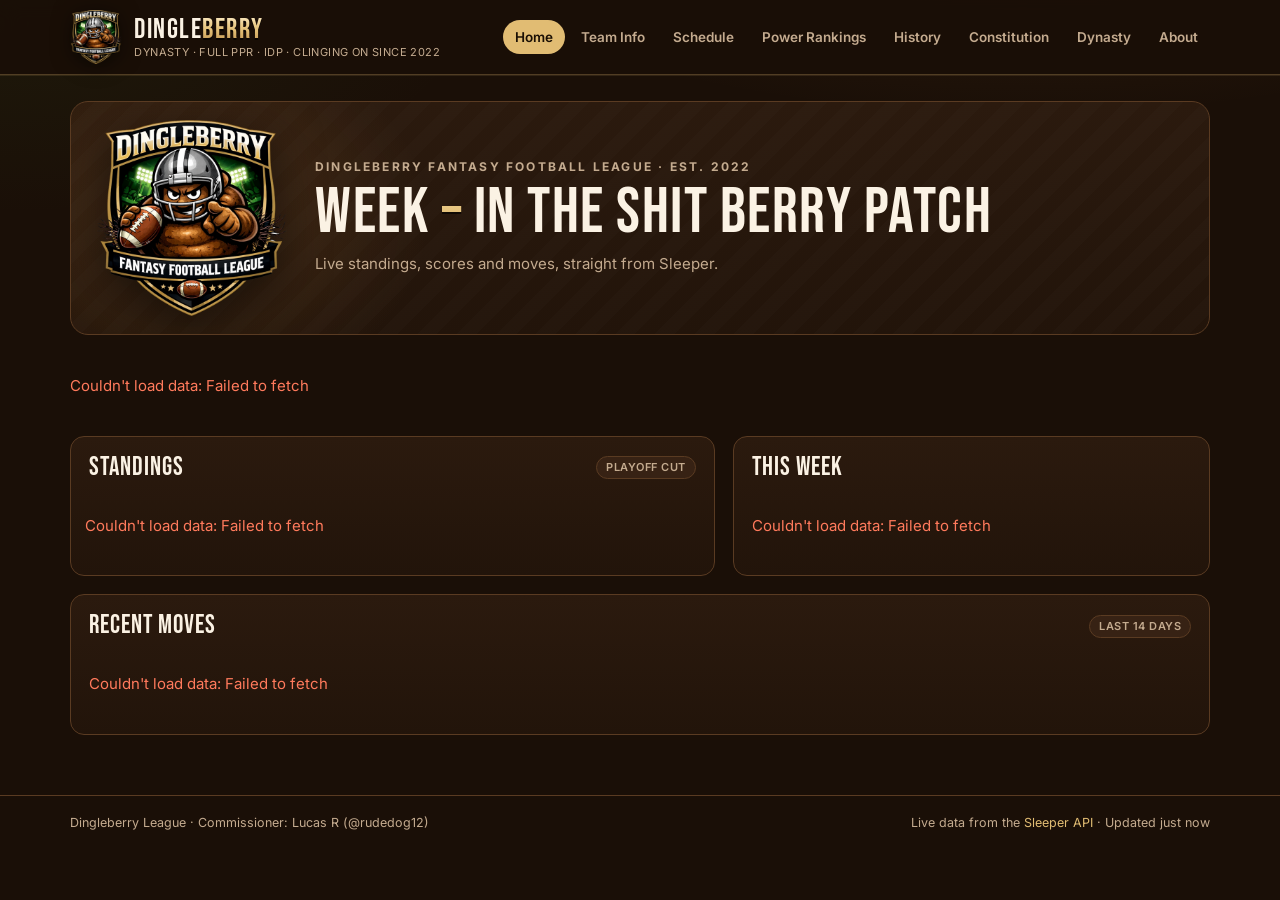
<file: index.html>
<!doctype html>
<html lang="en" data-theme="mud">
<head>
<meta charset="utf-8">
<meta name="viewport" content="width=device-width, initial-scale=1">
<title>Home · Dingleberry League</title>
<meta name="description" content="The Dingleberry League: a 10-team dynasty fantasy football league on Sleeper.">
<link rel="preconnect" href="https://fonts.googleapis.com">
<link rel="preconnect" href="https://fonts.gstatic.com" crossorigin>
<link href="https://fonts.googleapis.com/css2?family=Bebas+Neue&family=Inter:wght@400;600;700;800&display=swap" rel="stylesheet">
<link rel="stylesheet" href="css/style.css">
<link rel="icon" type="image/png" sizes="32x32" href="assets/favicon-32.png">
<link rel="icon" type="image/png" sizes="64x64" href="assets/favicon.png">
<link rel="apple-touch-icon" sizes="180x180" href="assets/apple-touch-icon.png">
<link rel="manifest" href="manifest.webmanifest">
<meta name="mobile-web-app-capable" content="yes">
<meta name="apple-mobile-web-app-capable" content="yes">
<meta name="apple-mobile-web-app-title" content="Dingleberry">
<meta name="apple-mobile-web-app-status-bar-style" content="black">
<meta name="theme-color" content="#1a0f07">
<script src="js/theme.js"></script>
</head>
<body>
<main>
<section class="home-hero">
  <img class="hero-logo" src="assets/logo-hero.png" alt="Dingleberry Fantasy Football League shield logo" width="190" height="198">
  <div class="hero-copy">
    <div class="eyebrow">Dingleberry Fantasy Football League<span class="est"> · Est. 2022</span></div>
    <h1 class="page-title">WEEK <span class="hl" id="week-no">–</span> IN THE SHIT BERRY PATCH</h1>
    <p class="page-sub" id="home-sub">Live standings, scores and moves, straight from Sleeper.</p>
    <div class="hero-chips">
      <a class="deadline-chip" id="deadline-chip" hidden></a>
      <a class="deadline-chip playoff-chip" id="playoff-chip" hidden></a>
    </div>
  </div>
</section>
<section class="hero" id="hero"><div class="loading">Loading…</div></section>
<div class="grid grid-2">
  <div class="card"><h2>Standings <span class="pill" id="playoff-pill">Playoff cut</span></h2><div class="table-wrap" id="standings"><div class="loading">Loading standings…</div></div></div>
  <div class="card"><h2 id="mu-title">This Week</h2><div id="matchups"><div class="loading">Loading matchups…</div></div></div>
</div>
<div class="card" style="margin-top:18px"><h2>Recent Moves <span class="pill">Last 14 days</span></h2><div id="transactions"><div class="loading">Loading transactions…</div></div></div>
</main>
<script src="js/common.js"></script>
<script src="js/home.js"></script>
</body>
</html>
</file>
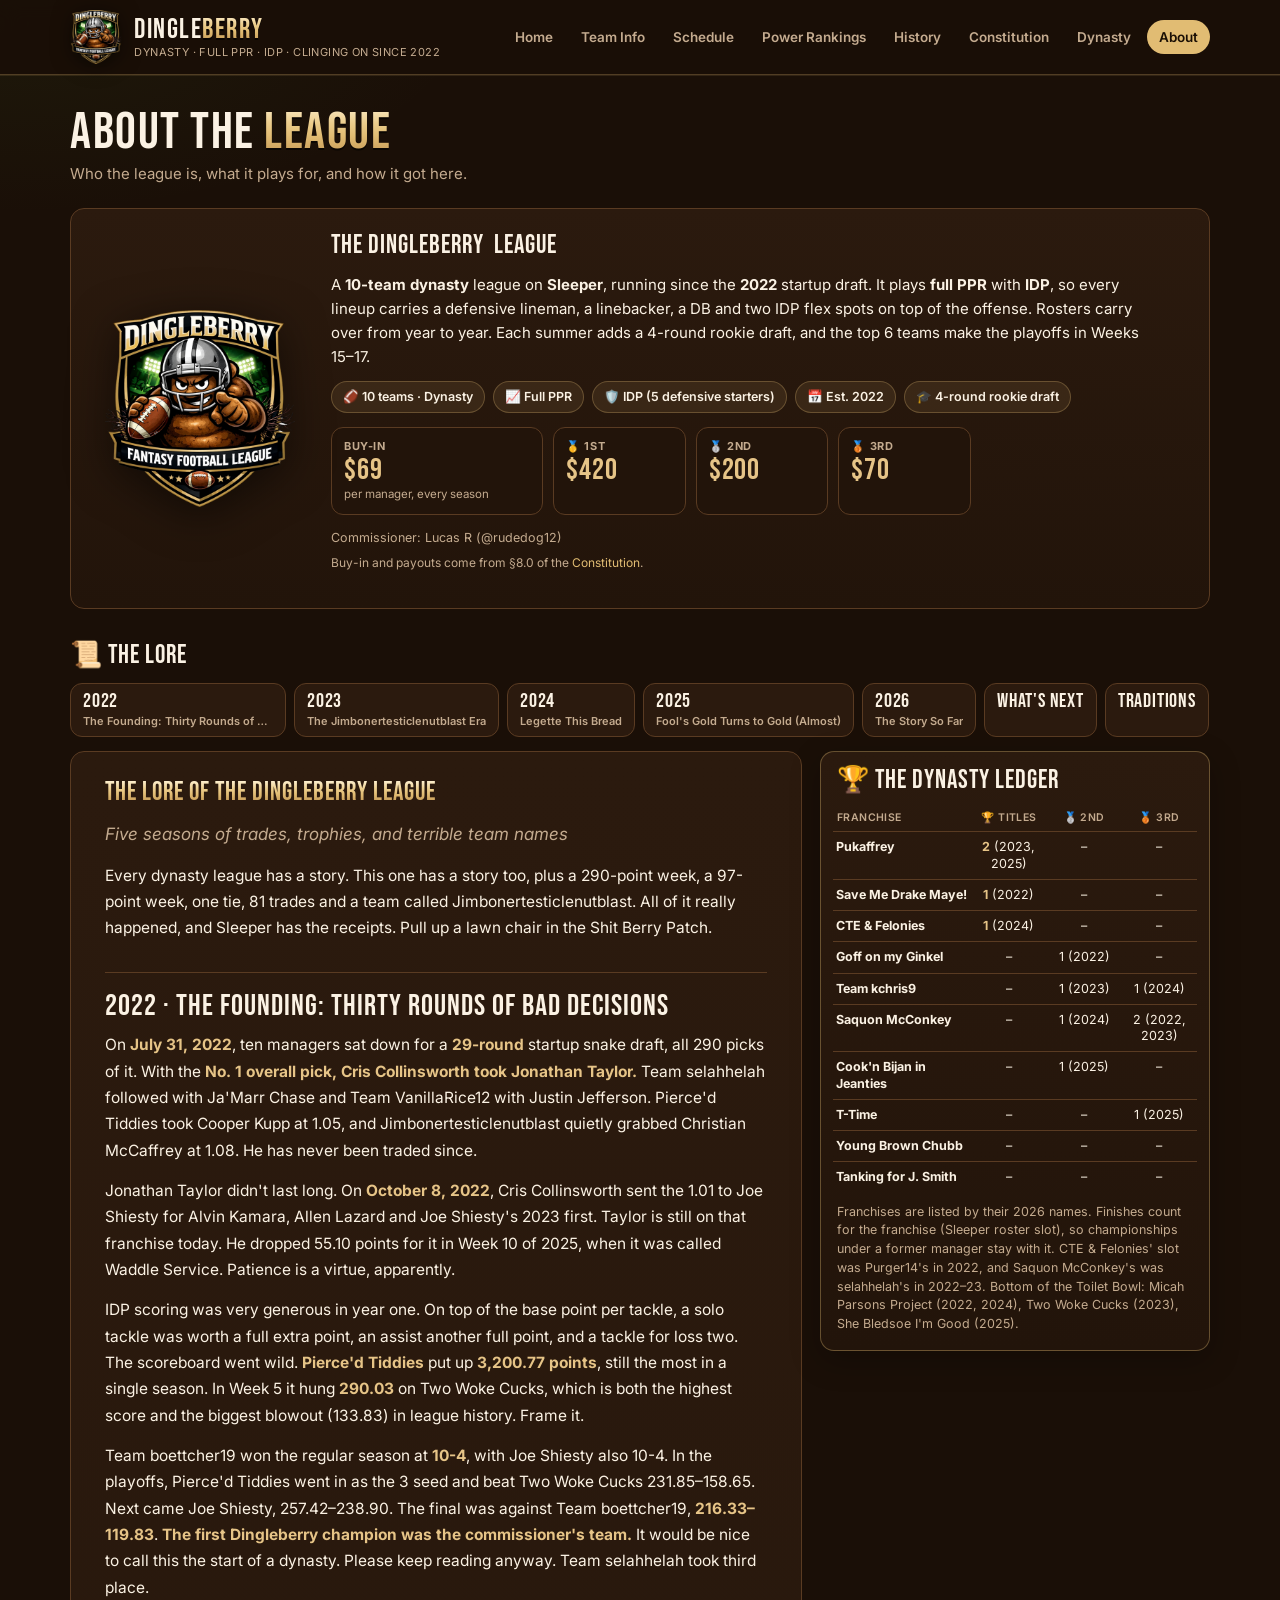
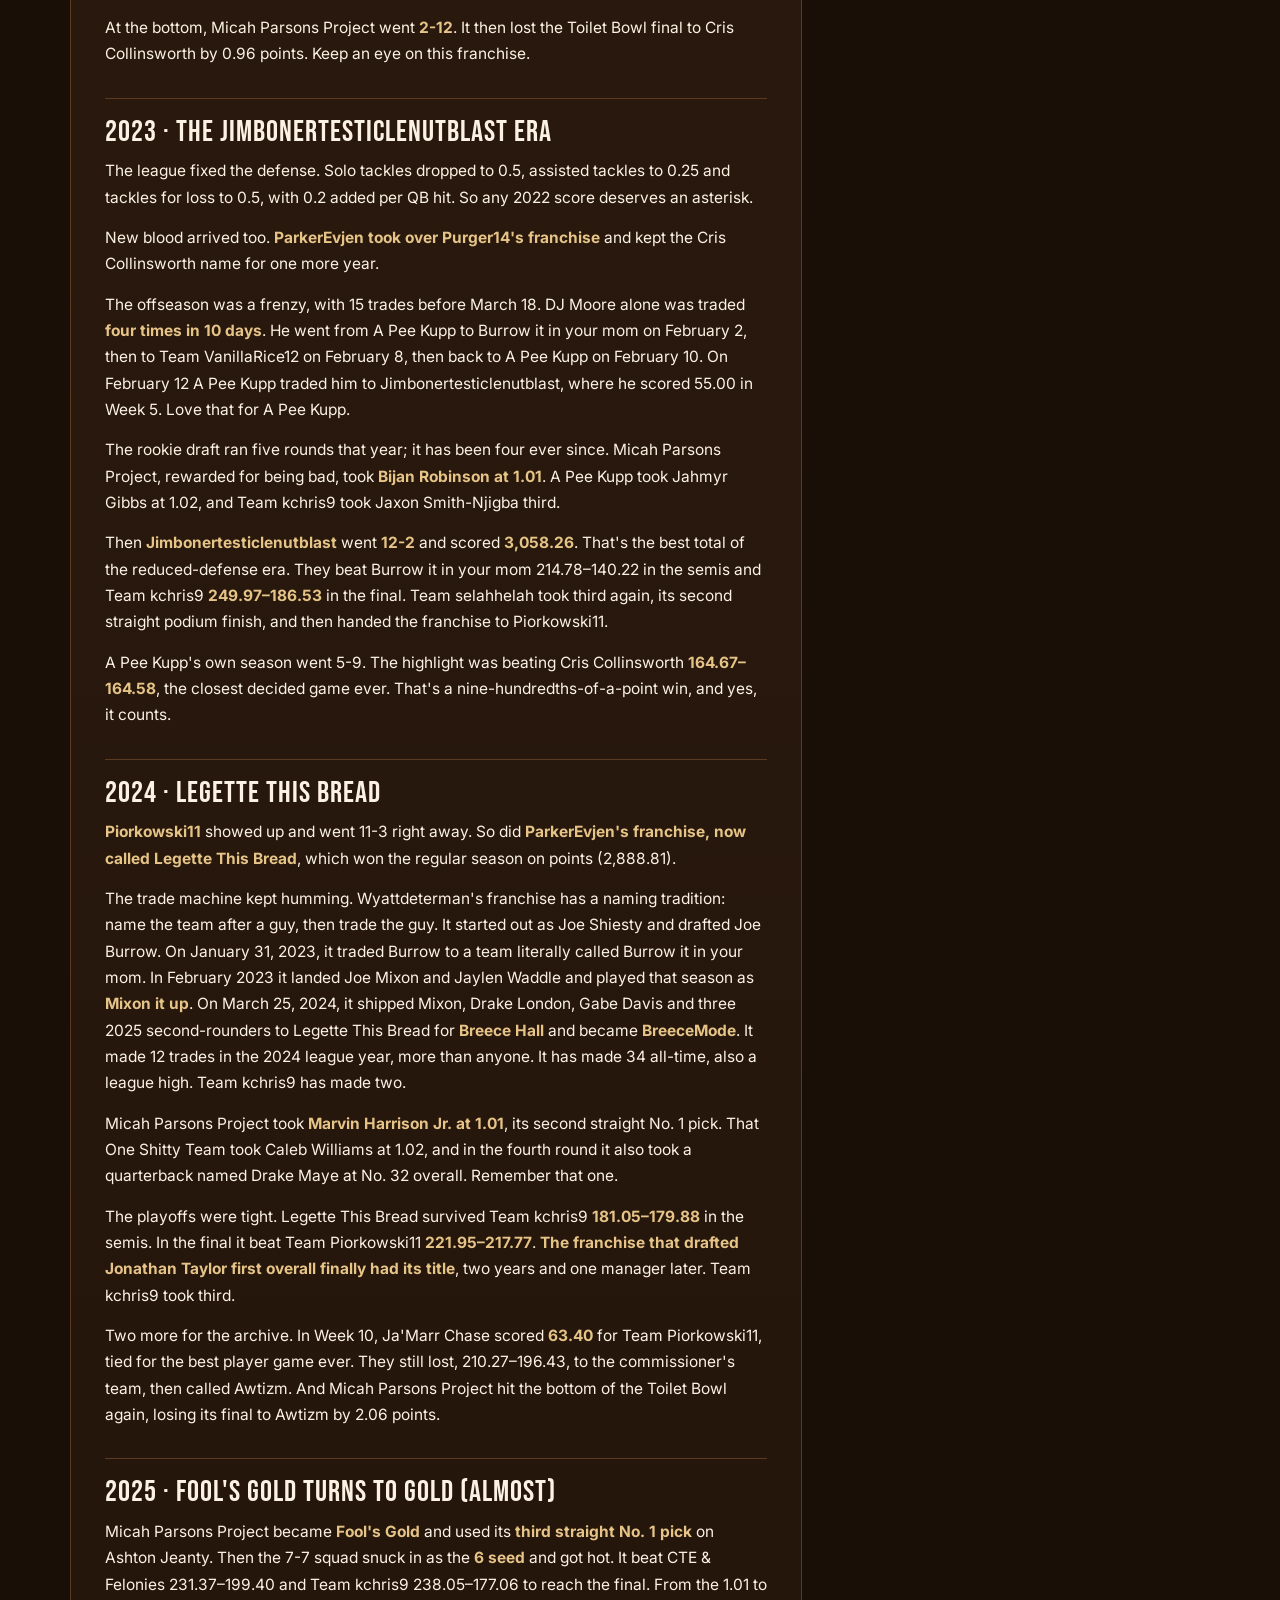
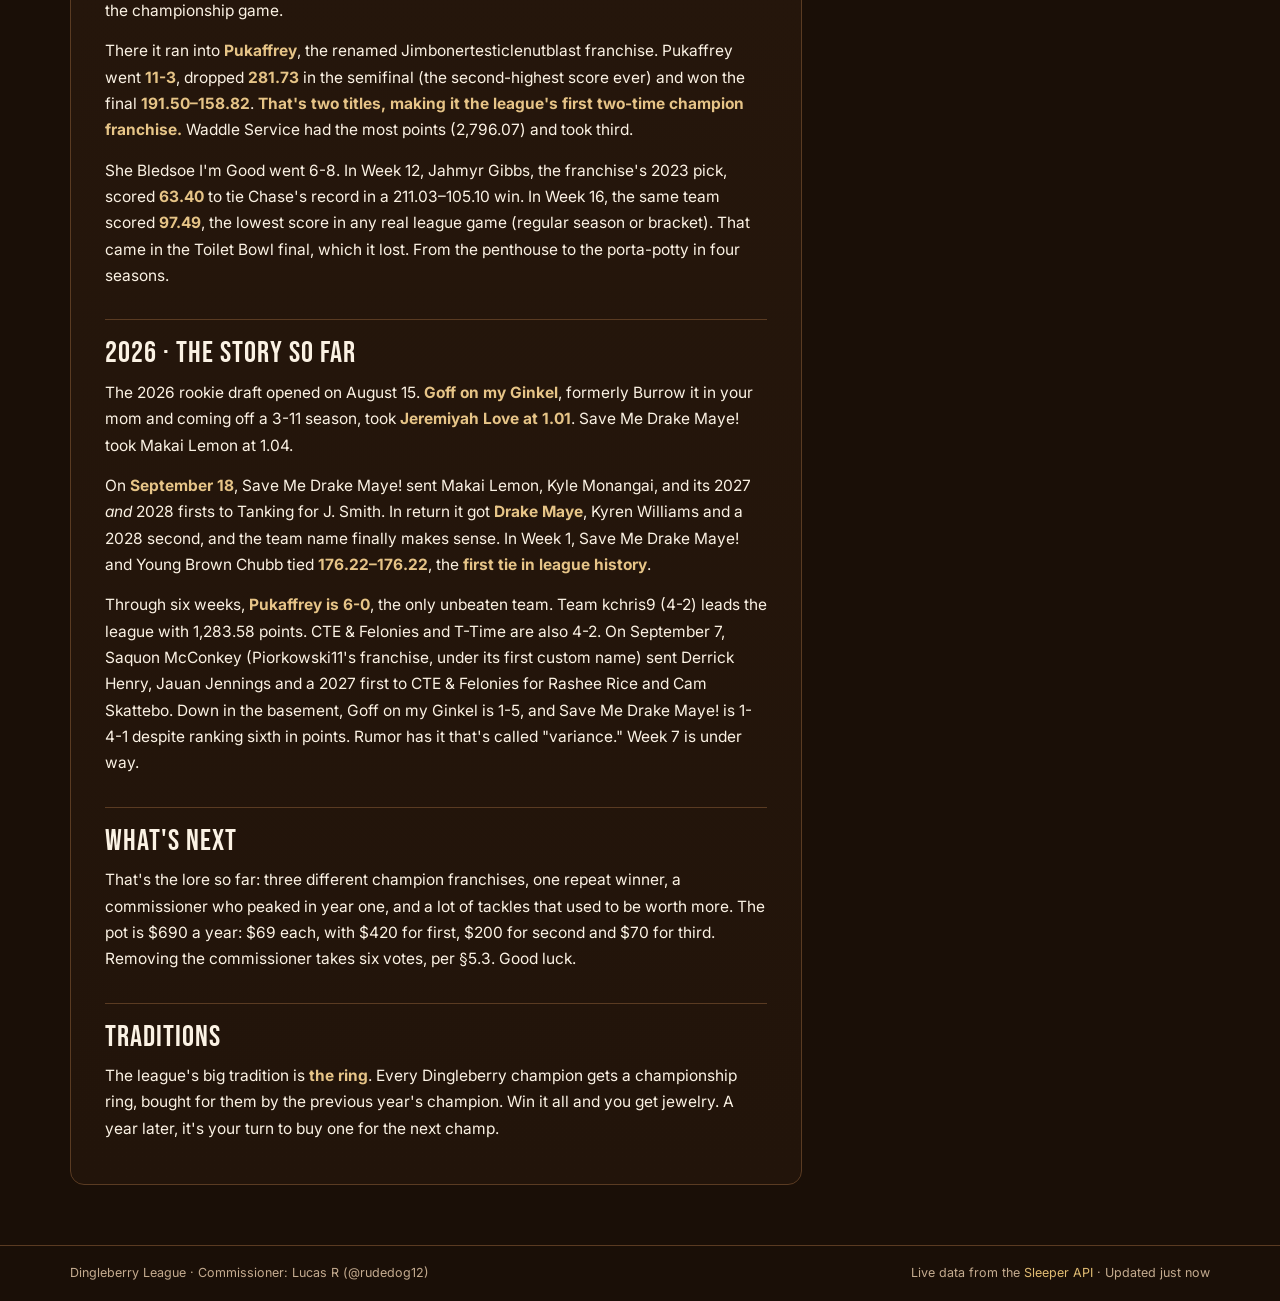
<file: about.html>
<!doctype html>
<html lang="en" data-theme="mud">
<head>
<meta charset="utf-8">
<meta name="viewport" content="width=device-width, initial-scale=1">
<title>About · Dingleberry League</title>
<meta name="description" content="The Dingleberry League: a 10-team dynasty fantasy football league on Sleeper.">
<link rel="preconnect" href="https://fonts.googleapis.com">
<link rel="preconnect" href="https://fonts.gstatic.com" crossorigin>
<link href="https://fonts.googleapis.com/css2?family=Bebas+Neue&family=Inter:wght@400;600;700;800&display=swap" rel="stylesheet">
<link rel="stylesheet" href="css/style.css">
<link rel="icon" type="image/png" sizes="32x32" href="assets/favicon-32.png">
<link rel="icon" type="image/png" sizes="64x64" href="assets/favicon.png">
<link rel="apple-touch-icon" sizes="180x180" href="assets/apple-touch-icon.png">
<link rel="manifest" href="manifest.webmanifest">
<meta name="mobile-web-app-capable" content="yes">
<meta name="apple-mobile-web-app-capable" content="yes">
<meta name="apple-mobile-web-app-title" content="Dingleberry">
<meta name="apple-mobile-web-app-status-bar-style" content="black">
<meta name="theme-color" content="#1a0f07">
<script src="js/theme.js"></script>
</head>
<body>
<main>
<h1 class="page-title">ABOUT THE <span class="hl">LEAGUE</span></h1>
<p class="page-sub">Who the league is, what it plays for, and how it got here.</p>

<section class="card about-hero">
  <img class="about-logo" src="assets/logo-hero.png" alt="Dingleberry Fantasy Football League shield logo" width="190" height="198">
  <div class="about-copy">
    <h2 class="about-name">The Dingleberry <span class="hl">League</span></h2>
    <p>A <strong>10-team dynasty</strong> league on <strong>Sleeper</strong>, running since the <strong>2022</strong> startup draft. It plays <strong>full PPR</strong> with <strong>IDP</strong>, so every lineup carries a defensive lineman, a linebacker, a DB and two IDP flex spots on top of the offense. Rosters carry over from year to year. Each summer adds a 4-round rookie draft, and the top 6 teams make the playoffs in Weeks 15–17.</p>
    <div class="about-chips">
      <span class="chip">🏈 10 teams · Dynasty</span>
      <span class="chip">📈 Full PPR</span>
      <span class="chip">🛡️ IDP (5 defensive starters)</span>
      <span class="chip">📅 Est. 2022</span>
      <span class="chip">🎓 4-round rookie draft</span>
    </div>
    <div class="about-money">
      <div><span class="k">Buy-in</span><span class="v">$69</span><span class="s">per manager, every season</span></div>
      <div><span class="k">🥇 1st</span><span class="v">$420</span></div>
      <div><span class="k">🥈 2nd</span><span class="v">$200</span></div>
      <div><span class="k">🥉 3rd</span><span class="v">$70</span></div>
    </div>
    <div class="about-commish" id="about-commish"><span class="muted small">Commissioner: Lucas R (@rudedog12)</span></div>
    <p class="note">Buy-in and payouts come from §8.0 of the <a href="rules.html">Constitution</a>.</p>
  </div>
</section>

<h2 class="section-title">📜 The Lore</h2>
<nav class="lore-toc" id="lore-toc" aria-label="Chapters"></nav>
<div class="lore-layout">
  <article class="card lore-body" id="lore"><div class="loading">Loading the lore…</div></article>
  <aside class="lore-aside" id="lore-aside"></aside>
</div>
</main>
<script src="js/common.js"></script>
<script src="js/about.js"></script>
</body>
</html>
</file>
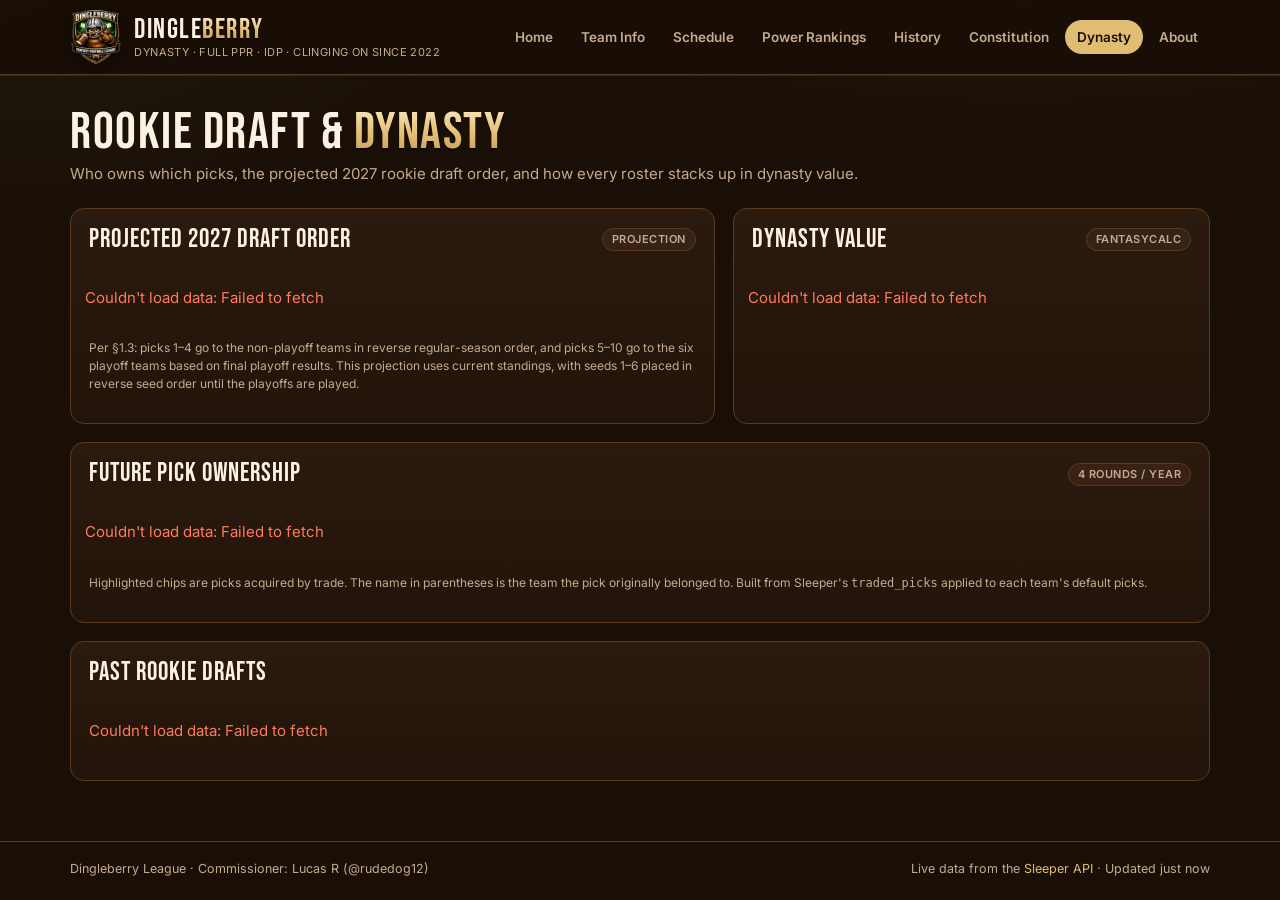
<file: dynasty.html>
<!doctype html>
<html lang="en" data-theme="mud">
<head>
<meta charset="utf-8">
<meta name="viewport" content="width=device-width, initial-scale=1">
<title>Rookie Draft & Dynasty · Dingleberry League</title>
<meta name="description" content="The Dingleberry League: a 10-team dynasty fantasy football league on Sleeper.">
<link rel="preconnect" href="https://fonts.googleapis.com">
<link rel="preconnect" href="https://fonts.gstatic.com" crossorigin>
<link href="https://fonts.googleapis.com/css2?family=Bebas+Neue&family=Inter:wght@400;600;700;800&display=swap" rel="stylesheet">
<link rel="stylesheet" href="css/style.css">
<link rel="icon" type="image/png" sizes="32x32" href="assets/favicon-32.png">
<link rel="icon" type="image/png" sizes="64x64" href="assets/favicon.png">
<link rel="apple-touch-icon" sizes="180x180" href="assets/apple-touch-icon.png">
<link rel="manifest" href="manifest.webmanifest">
<meta name="mobile-web-app-capable" content="yes">
<meta name="apple-mobile-web-app-capable" content="yes">
<meta name="apple-mobile-web-app-title" content="Dingleberry">
<meta name="apple-mobile-web-app-status-bar-style" content="black">
<meta name="theme-color" content="#1a0f07">
<script src="js/theme.js"></script>
</head>
<body>
<main>
<h1 class="page-title">ROOKIE DRAFT &amp; <span class="hl">DYNASTY</span></h1>
<p class="page-sub">Who owns which picks, the projected 2027 rookie draft order, and how every roster stacks up in dynasty value.</p>
<div class="grid grid-2">
  <div class="card"><h2>Projected 2027 Draft Order <span class="pill">Projection</span></h2><div class="table-wrap" id="draft-order"><div class="loading">Loading…</div></div>
    <p class="note">Per §1.3: picks 1–4 go to the non-playoff teams in reverse regular-season order, and picks 5–10 go to the six playoff teams based on final playoff results. This projection uses current standings, with seeds 1–6 placed in reverse seed order until the playoffs are played.</p></div>
  <div class="card"><h2>Dynasty Value <span class="pill">FantasyCalc</span></h2><div class="table-wrap" id="values"><div class="loading">Loading values…</div></div>
    <p class="note" id="values-note"></p></div>
</div>
<div class="card" style="margin-top:18px"><h2>Future Pick Ownership <span class="pill">4 rounds / year</span></h2><div class="table-wrap" id="picks"><div class="loading">Loading picks…</div></div>
  <p class="note">Highlighted chips are picks acquired by trade. The name in parentheses is the team the pick originally belonged to. Built from Sleeper's <code>traded_picks</code> applied to each team's default picks.</p></div>
<div class="card" style="margin-top:18px"><h2>Past Rookie Drafts</h2><div id="drafts"><div class="loading">Loading drafts…</div></div></div>
</main>
<script src="js/common.js"></script>
<script src="js/dynasty.js"></script>
</body>
</html>
</file>
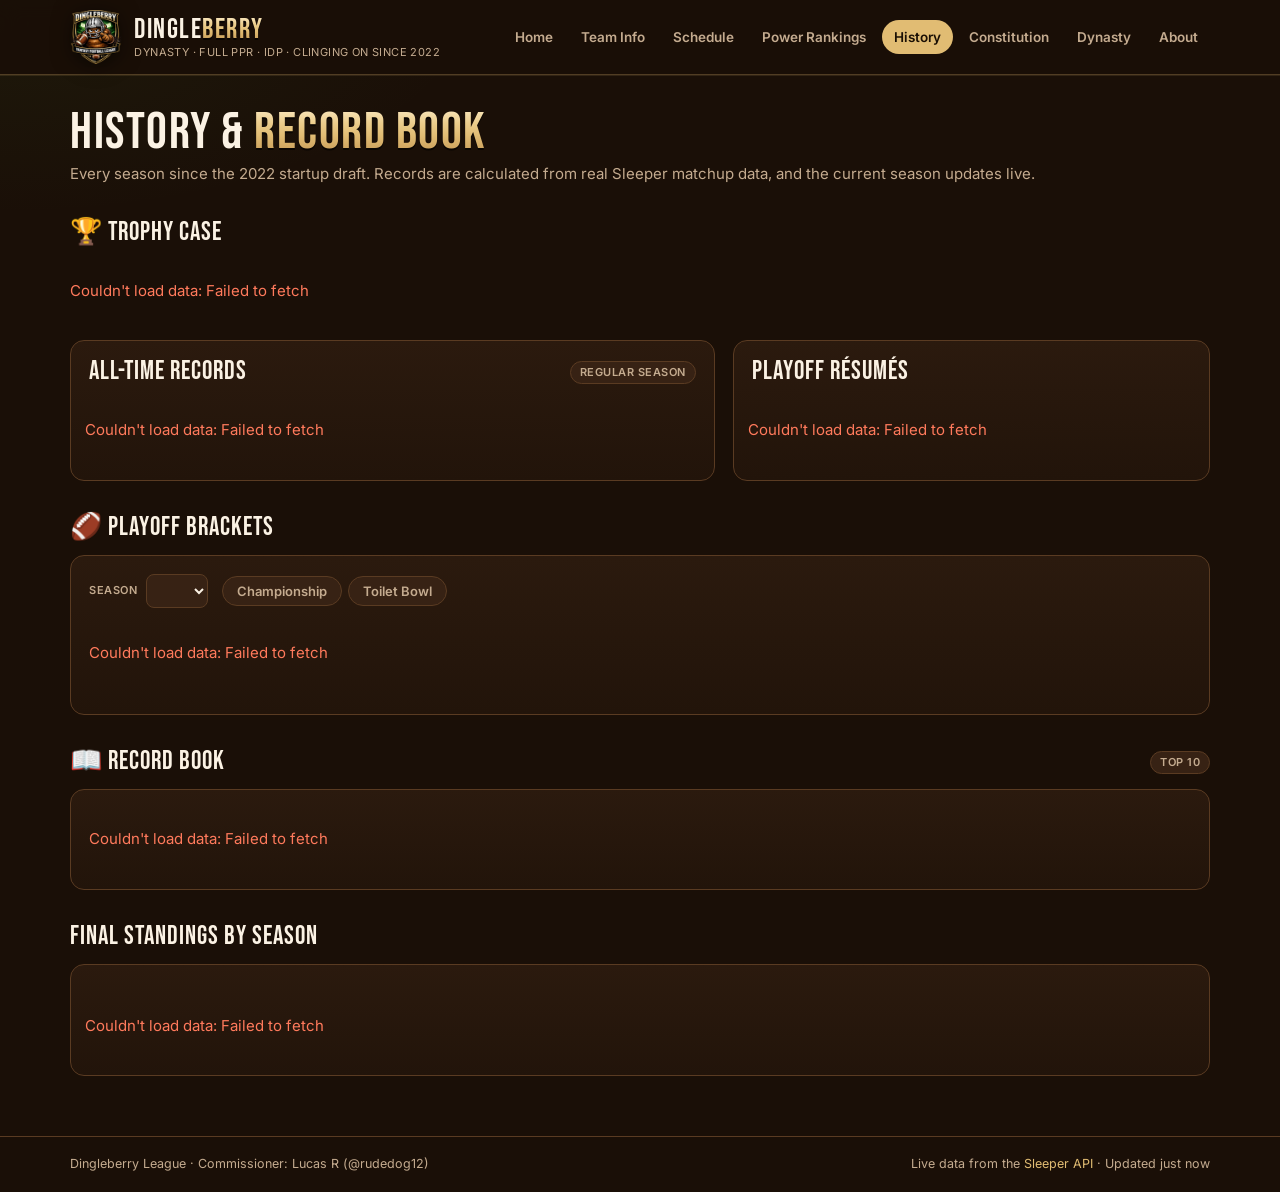
<file: history.html>
<!doctype html>
<html lang="en" data-theme="mud">
<head>
<meta charset="utf-8">
<meta name="viewport" content="width=device-width, initial-scale=1">
<title>History & Records · Dingleberry League</title>
<meta name="description" content="The Dingleberry League: a 10-team dynasty fantasy football league on Sleeper.">
<link rel="preconnect" href="https://fonts.googleapis.com">
<link rel="preconnect" href="https://fonts.gstatic.com" crossorigin>
<link href="https://fonts.googleapis.com/css2?family=Bebas+Neue&family=Inter:wght@400;600;700;800&display=swap" rel="stylesheet">
<link rel="stylesheet" href="css/style.css">
<link rel="icon" type="image/png" sizes="32x32" href="assets/favicon-32.png">
<link rel="icon" type="image/png" sizes="64x64" href="assets/favicon.png">
<link rel="apple-touch-icon" sizes="180x180" href="assets/apple-touch-icon.png">
<link rel="manifest" href="manifest.webmanifest">
<meta name="mobile-web-app-capable" content="yes">
<meta name="apple-mobile-web-app-capable" content="yes">
<meta name="apple-mobile-web-app-title" content="Dingleberry">
<meta name="apple-mobile-web-app-status-bar-style" content="black">
<meta name="theme-color" content="#1a0f07">
<script src="js/theme.js"></script>
</head>
<body>
<main>
<h1 class="page-title">HISTORY &amp; <span class="hl">RECORD BOOK</span></h1>
<p class="page-sub">Every season since the 2022 startup draft. Records are calculated from real Sleeper matchup data, and the current season updates live.</p>
<h2 class="section-title">🏆 Trophy Case</h2>
<div class="trophy-case" id="trophies"><div class="loading">Loading history…</div></div>
<div class="grid grid-2" style="margin-top:18px">
  <div class="card"><h2>All-Time Records <span class="pill">Regular season</span></h2><div class="table-wrap" id="alltime"><div class="loading">Loading…</div></div></div>
  <div class="card"><h2>Playoff Résumés</h2><div class="table-wrap" id="playoffs"><div class="loading">Loading…</div></div></div>
</div>
<h2 class="section-title">🏈 Playoff Brackets</h2>
<div class="card bracket-card">
  <div class="bracket-controls">
    <label class="pick"><span class="muted small">Season</span><select class="select" id="bracket-season"></select></label>
    <div class="tabs" id="bracket-kind"><button data-k="winners">Championship</button><button data-k="losers">Toilet Bowl</button></div>
  </div>
  <p class="bk-hint">Swipe sideways to see the whole bracket →</p>
  <div id="bracket"><div class="loading">Loading brackets…</div></div>
  <p class="note" id="bracket-note"></p>
</div>
<h2 class="section-title">📖 Record Book <span class="pill">Top 10</span></h2>
<div class="card recbook" id="records"><div class="loading">Loading records…</div></div>
<h2 class="section-title">Final Standings by Season</h2>
<div class="card"><div class="tabs" id="season-tabs"></div><div class="table-wrap" id="season-table"><div class="loading">Loading…</div></div></div>
</main>
<script src="js/common.js"></script>
<script src="js/league-history.js"></script>
<script src="js/history.js"></script>
</body>
</html>
</file>
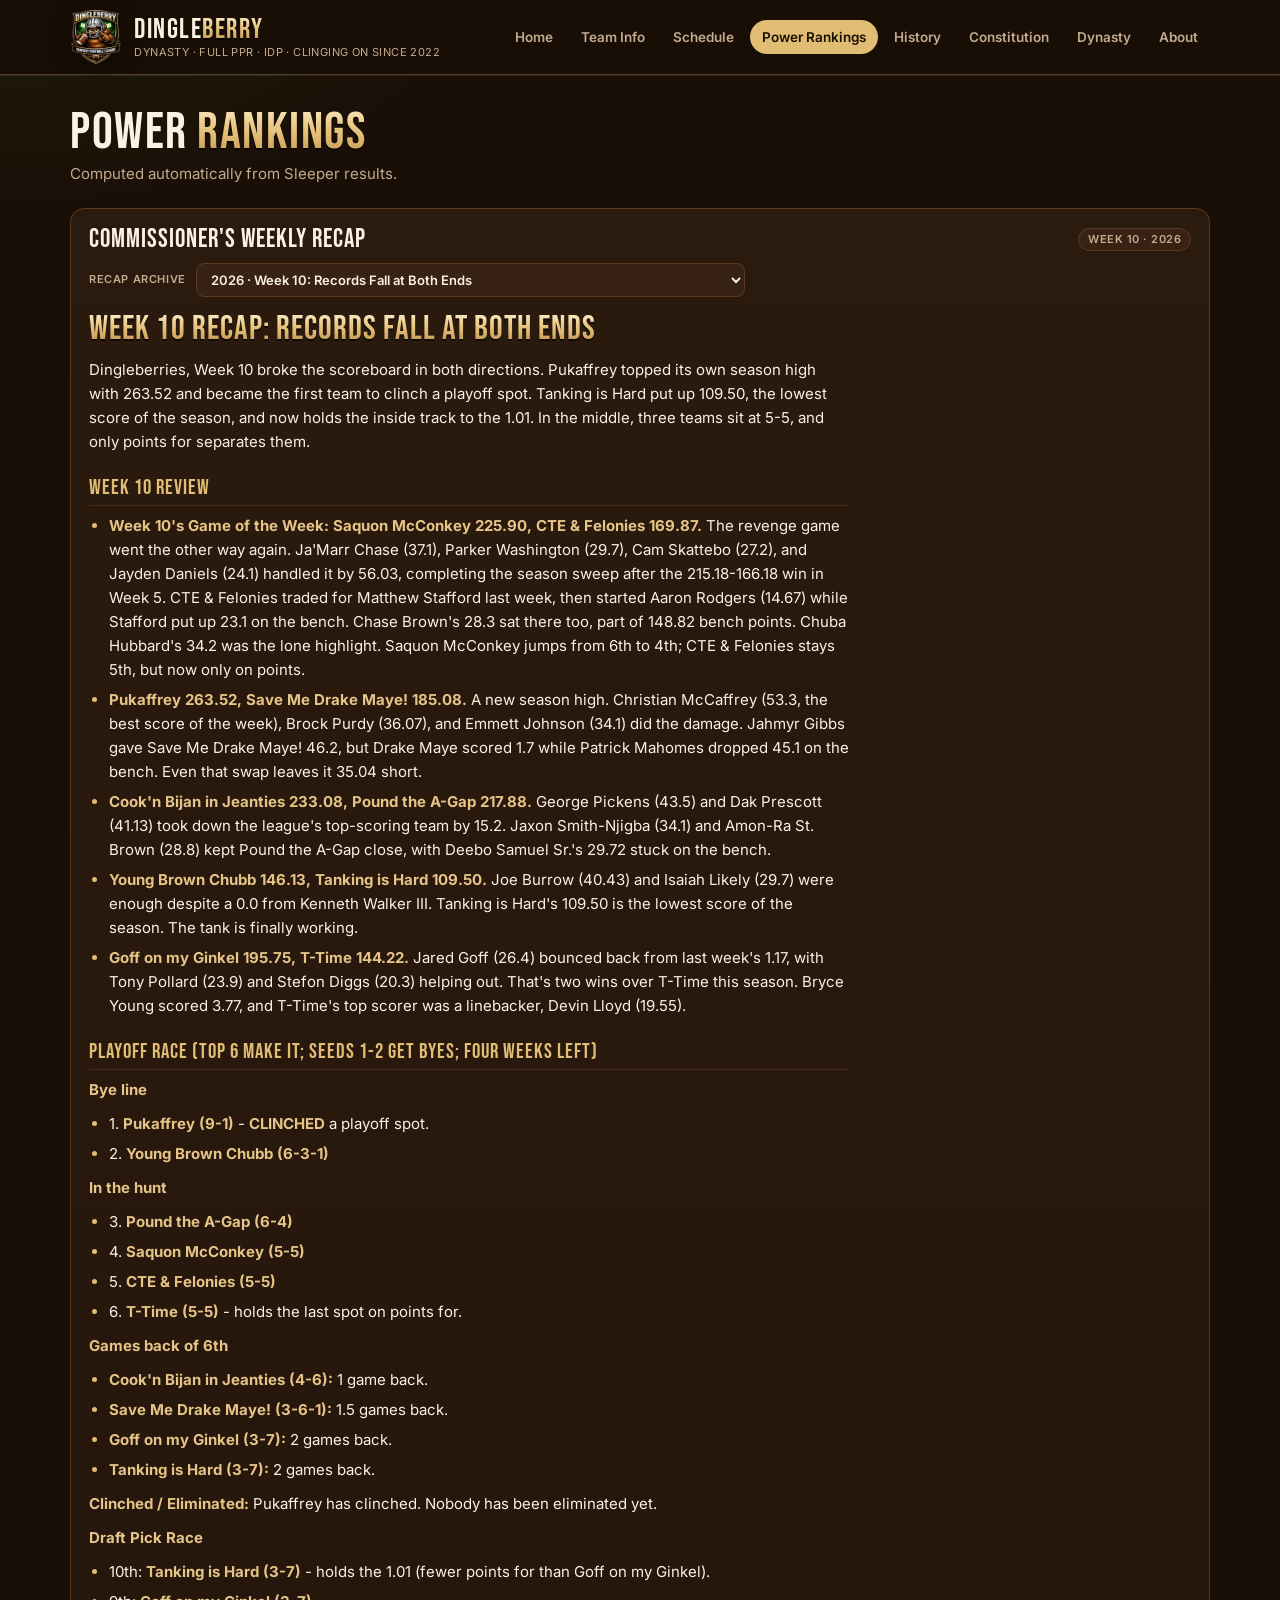
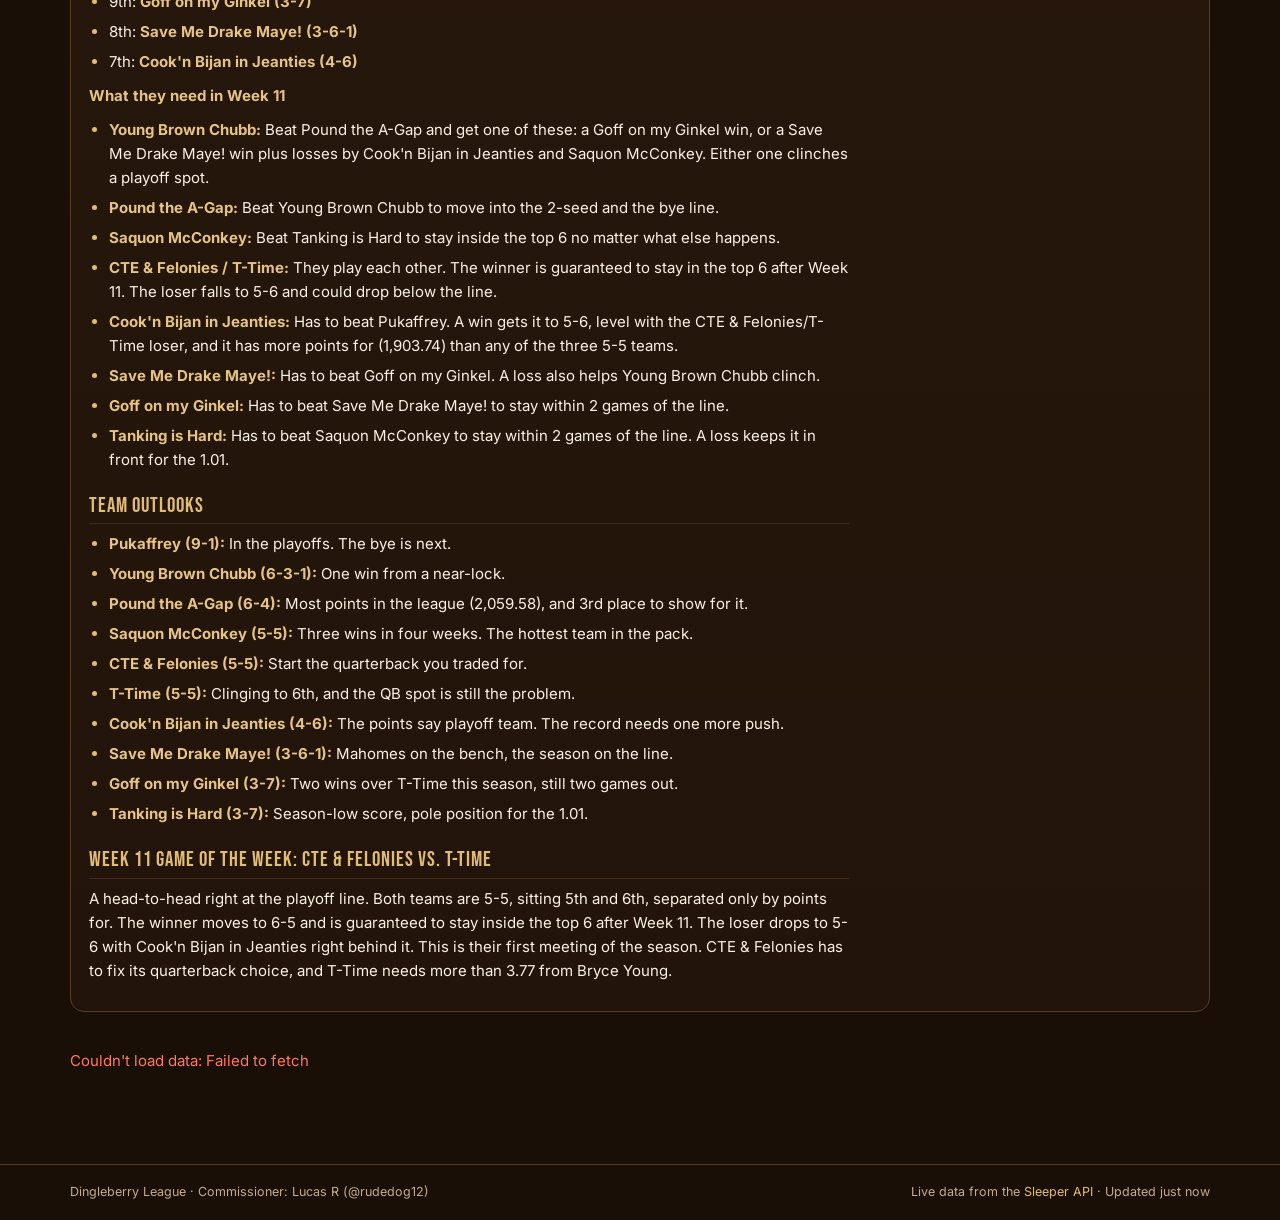
<file: power.html>
<!doctype html>
<html lang="en" data-theme="mud">
<head>
<meta charset="utf-8">
<meta name="viewport" content="width=device-width, initial-scale=1">
<title>Power Rankings · Dingleberry League</title>
<meta name="description" content="The Dingleberry League: a 10-team dynasty fantasy football league on Sleeper.">
<link rel="preconnect" href="https://fonts.googleapis.com">
<link rel="preconnect" href="https://fonts.gstatic.com" crossorigin>
<link href="https://fonts.googleapis.com/css2?family=Bebas+Neue&family=Inter:wght@400;600;700;800&display=swap" rel="stylesheet">
<link rel="stylesheet" href="css/style.css">
<link rel="icon" type="image/png" sizes="32x32" href="assets/favicon-32.png">
<link rel="icon" type="image/png" sizes="64x64" href="assets/favicon.png">
<link rel="apple-touch-icon" sizes="180x180" href="assets/apple-touch-icon.png">
<link rel="manifest" href="manifest.webmanifest">
<meta name="mobile-web-app-capable" content="yes">
<meta name="apple-mobile-web-app-capable" content="yes">
<meta name="apple-mobile-web-app-title" content="Dingleberry">
<meta name="apple-mobile-web-app-status-bar-style" content="black">
<meta name="theme-color" content="#1a0f07">
<script src="js/theme.js"></script>
</head>
<body>
<main>
<h1 class="page-title">POWER <span class="hl">RANKINGS</span></h1>
<p class="page-sub" id="pr-sub">Computed automatically from Sleeper results.</p>
<div class="card" style="margin-bottom:18px">
  <h2>Commissioner's Weekly Recap <span class="pill" id="recap-week">Week –</span></h2>
  <div class="recap-archive" id="recap-archive" hidden></div>
  <div id="recap"><div class="loading">Loading recap…</div></div>
</div>
<div id="power"><div class="loading">Crunching numbers…</div></div>
<p class="note" id="pr-method"></p>
</main>
<script src="js/common.js"></script>
<script src="js/power.js"></script>
<script src="js/recaps.js"></script>
</body>
</html>
</file>
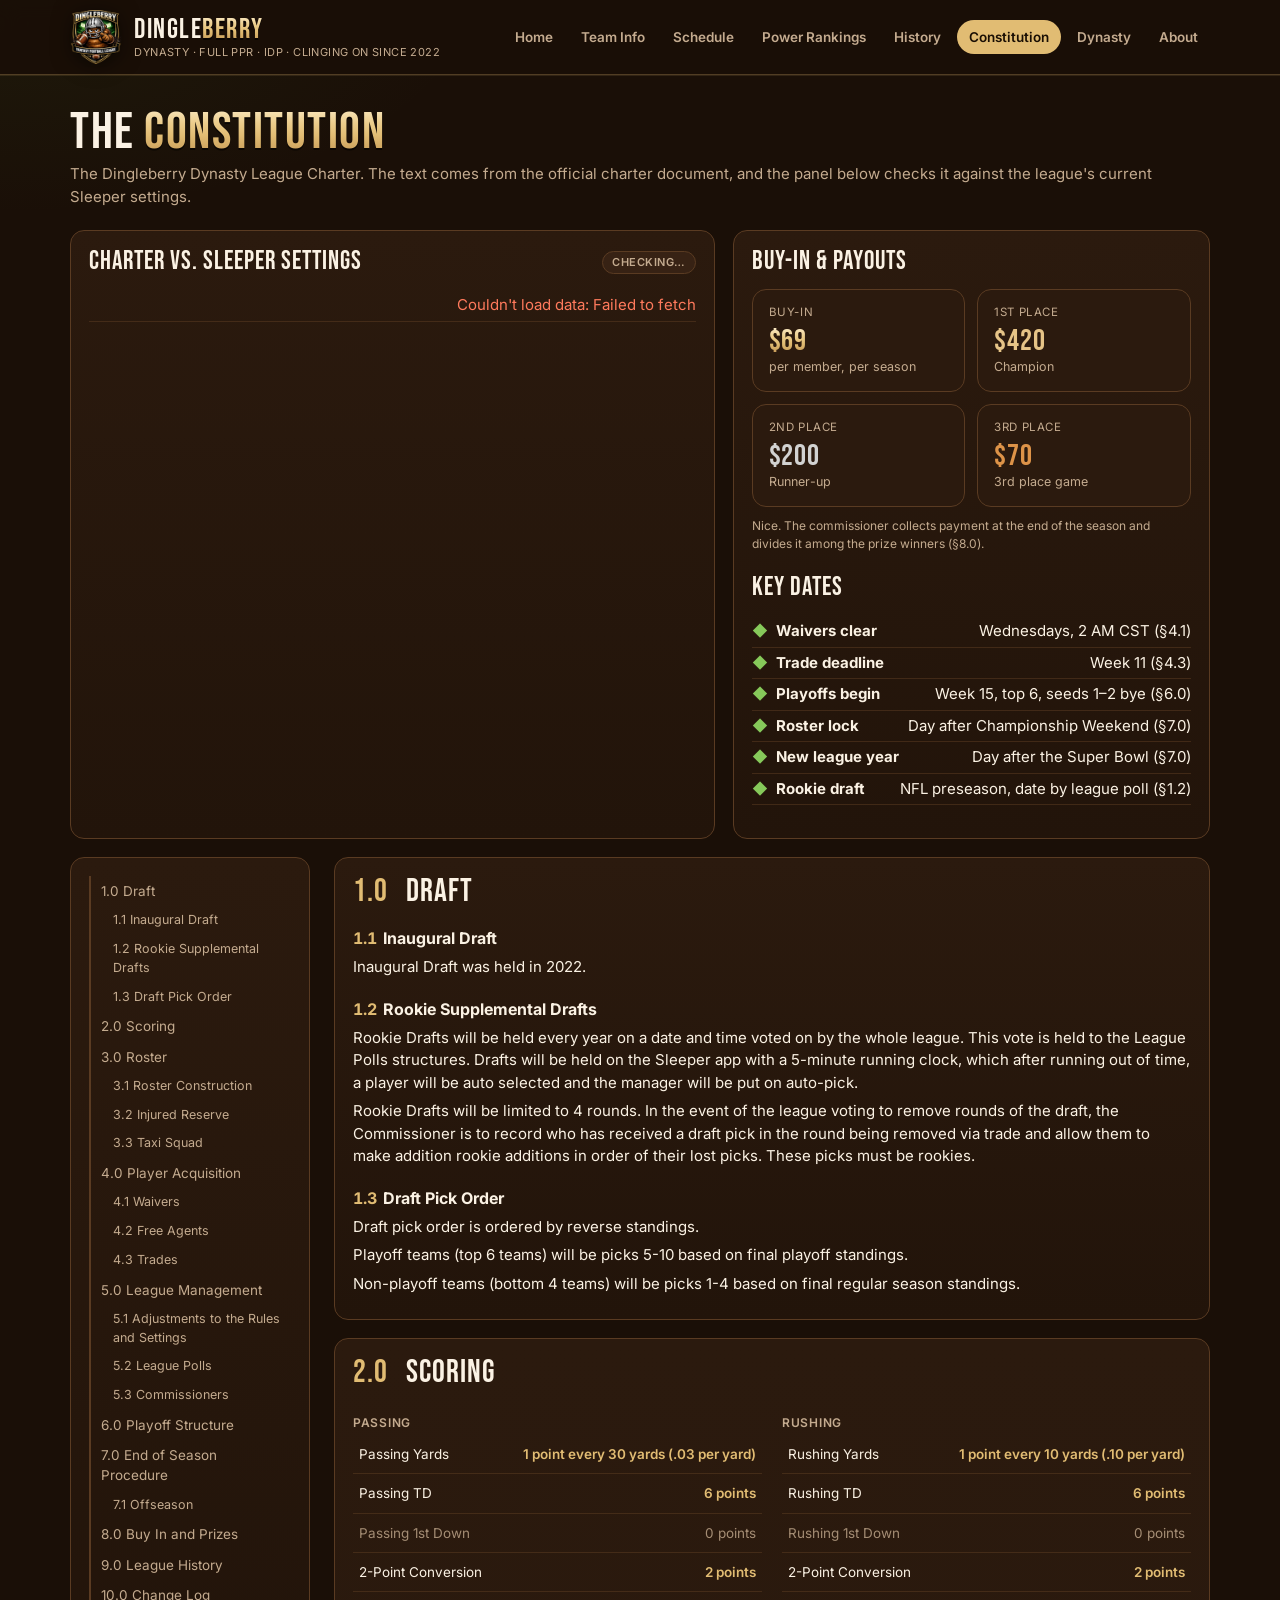
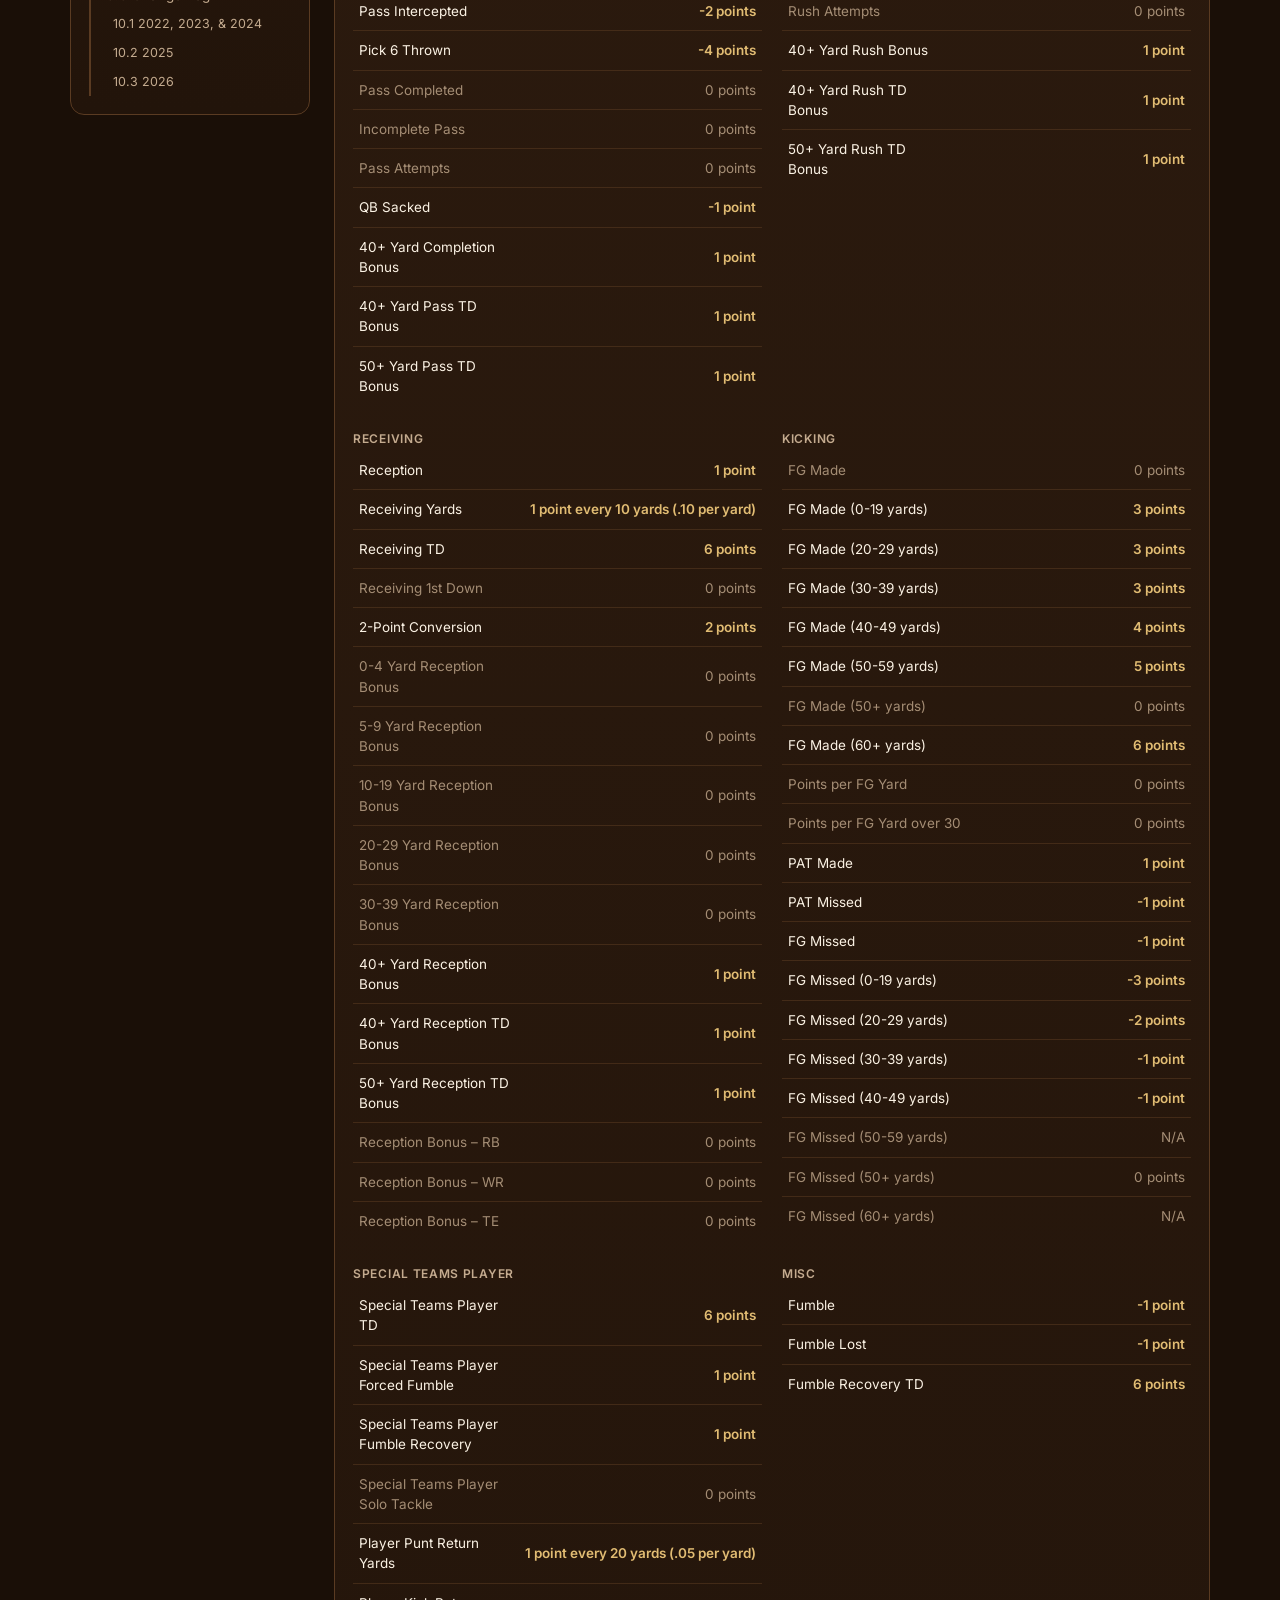
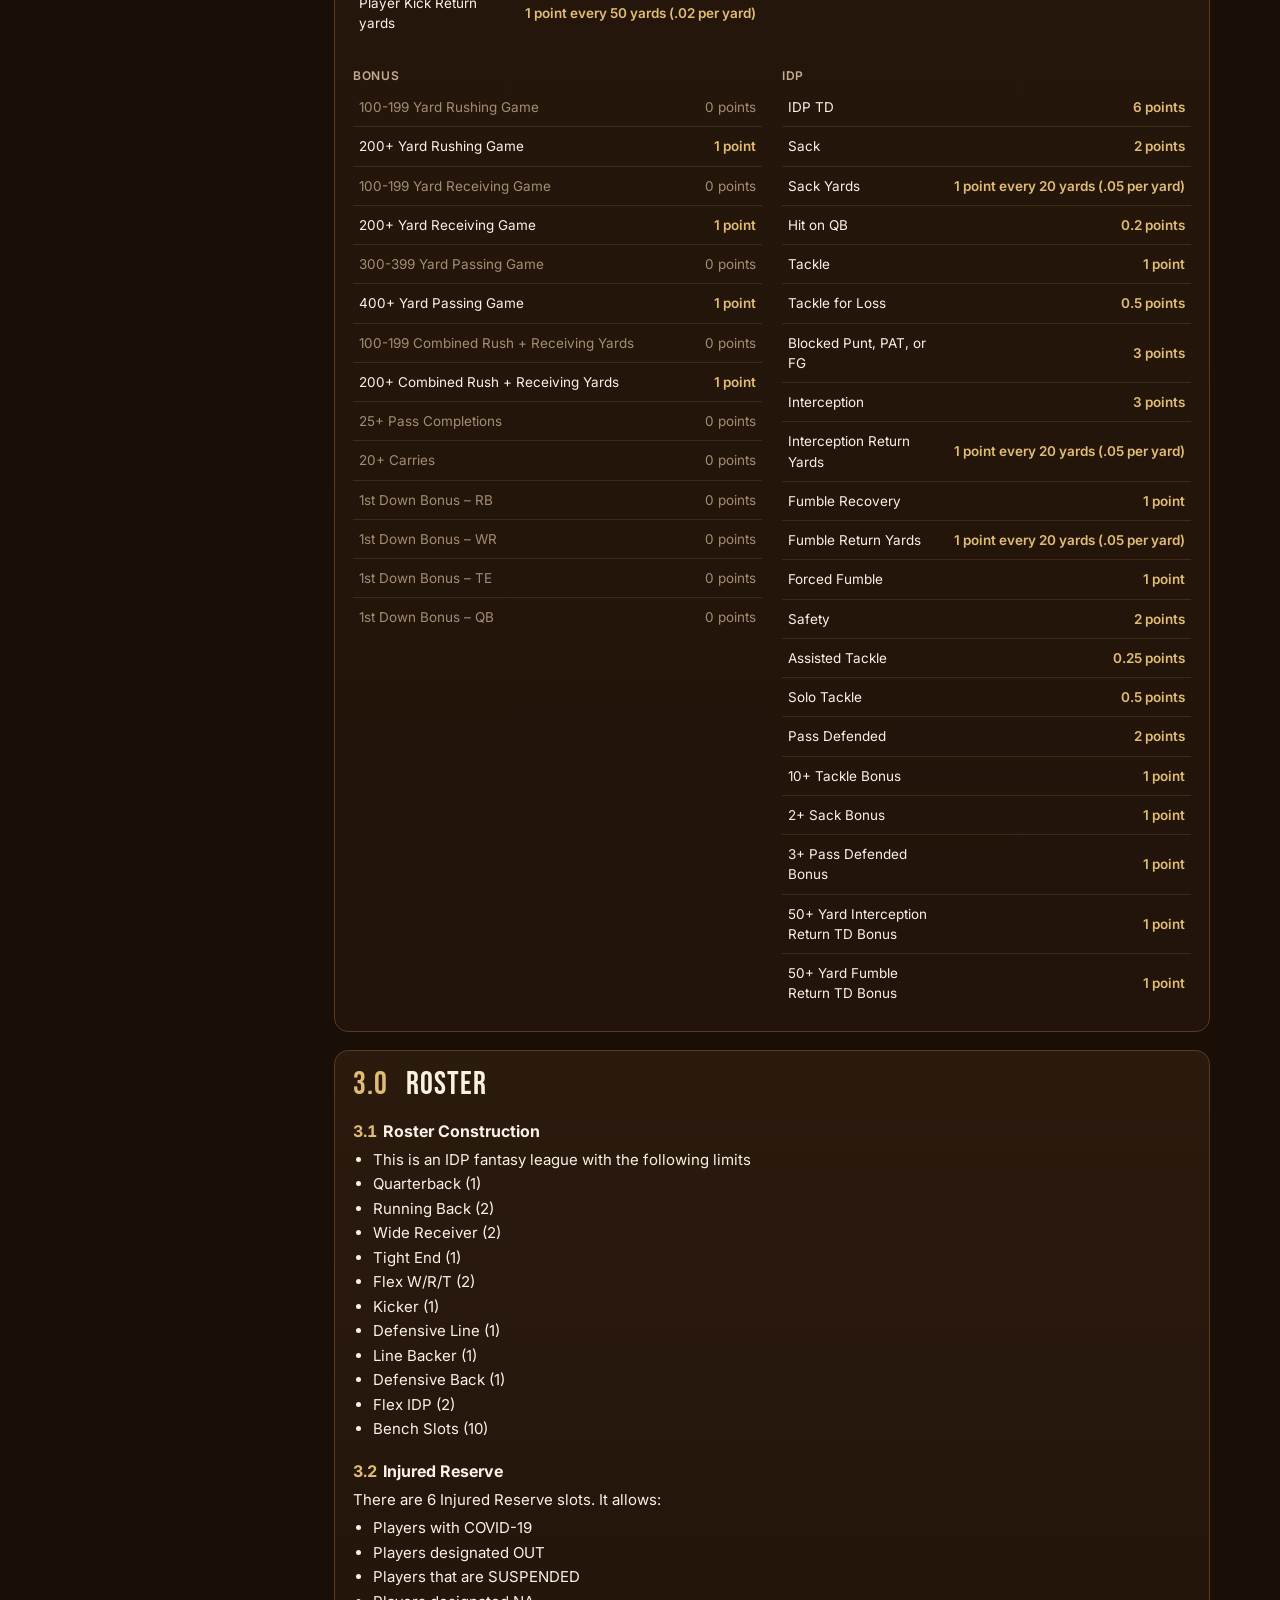
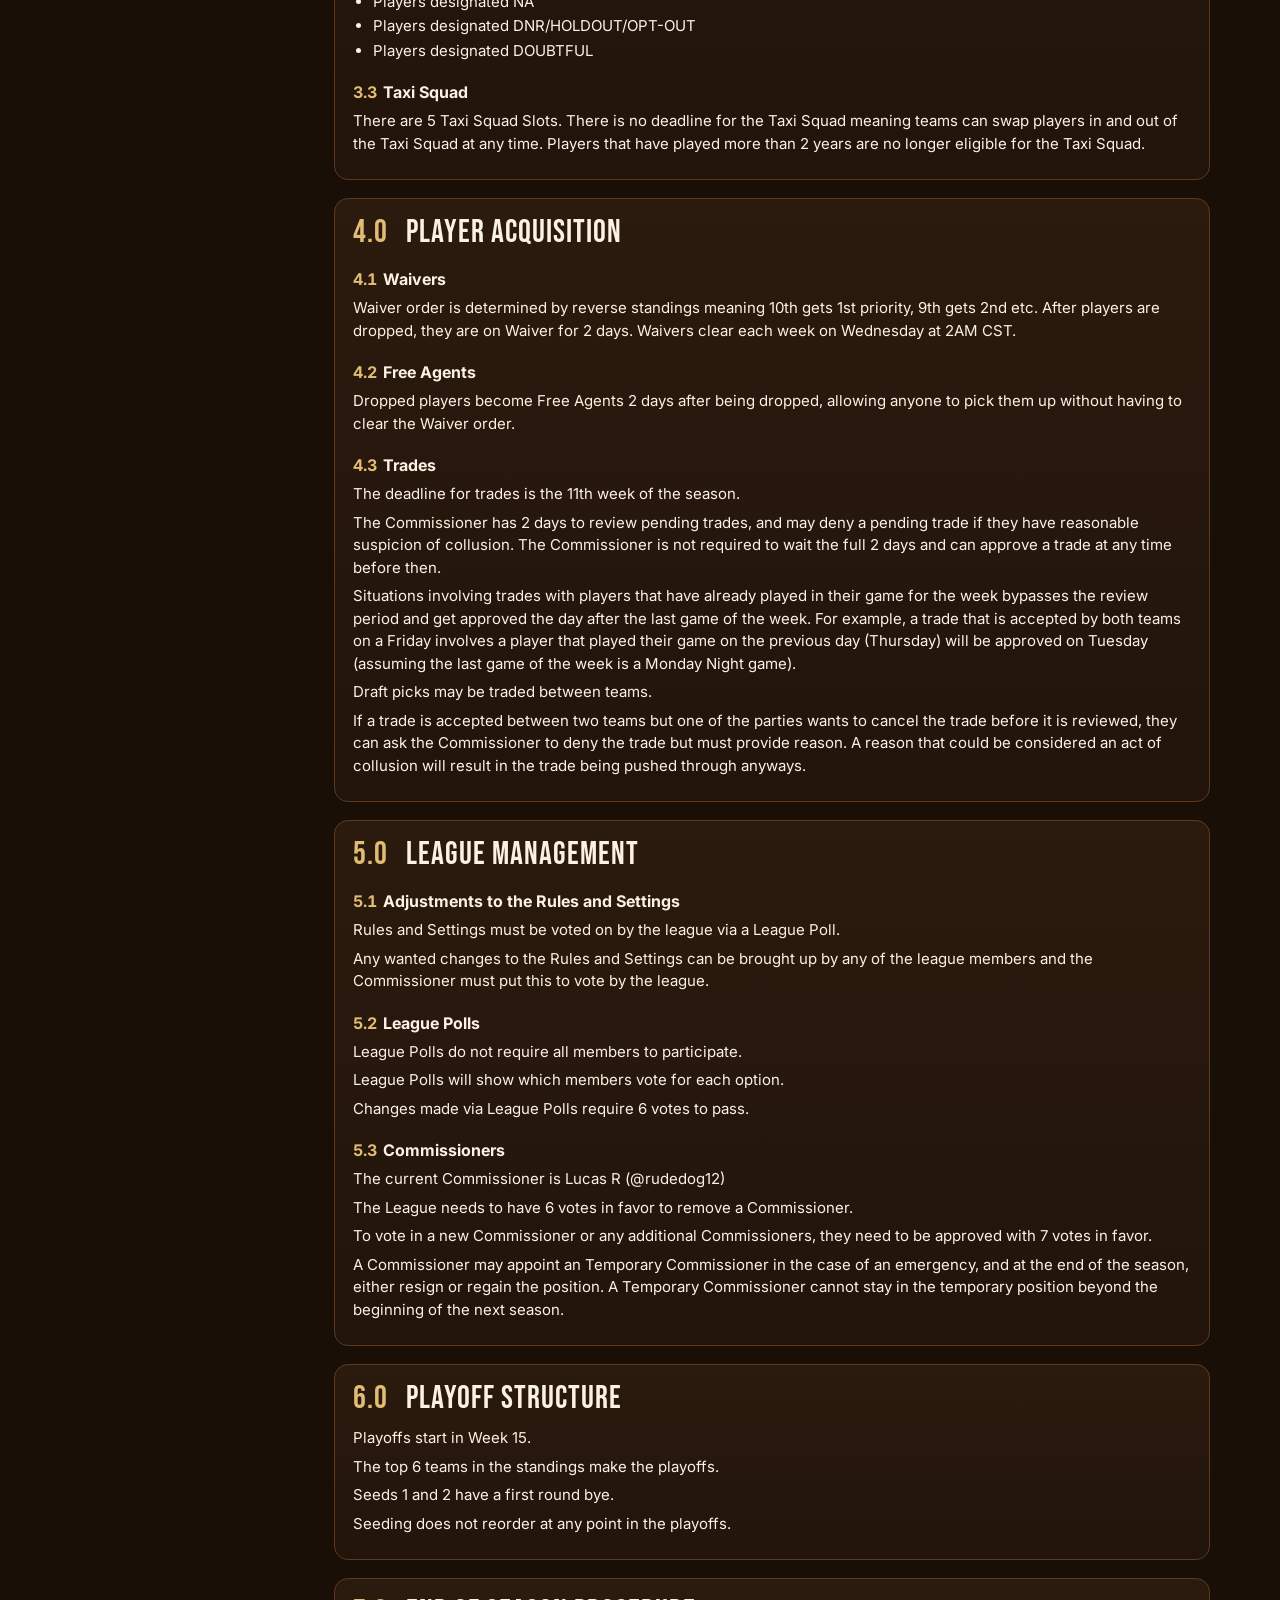
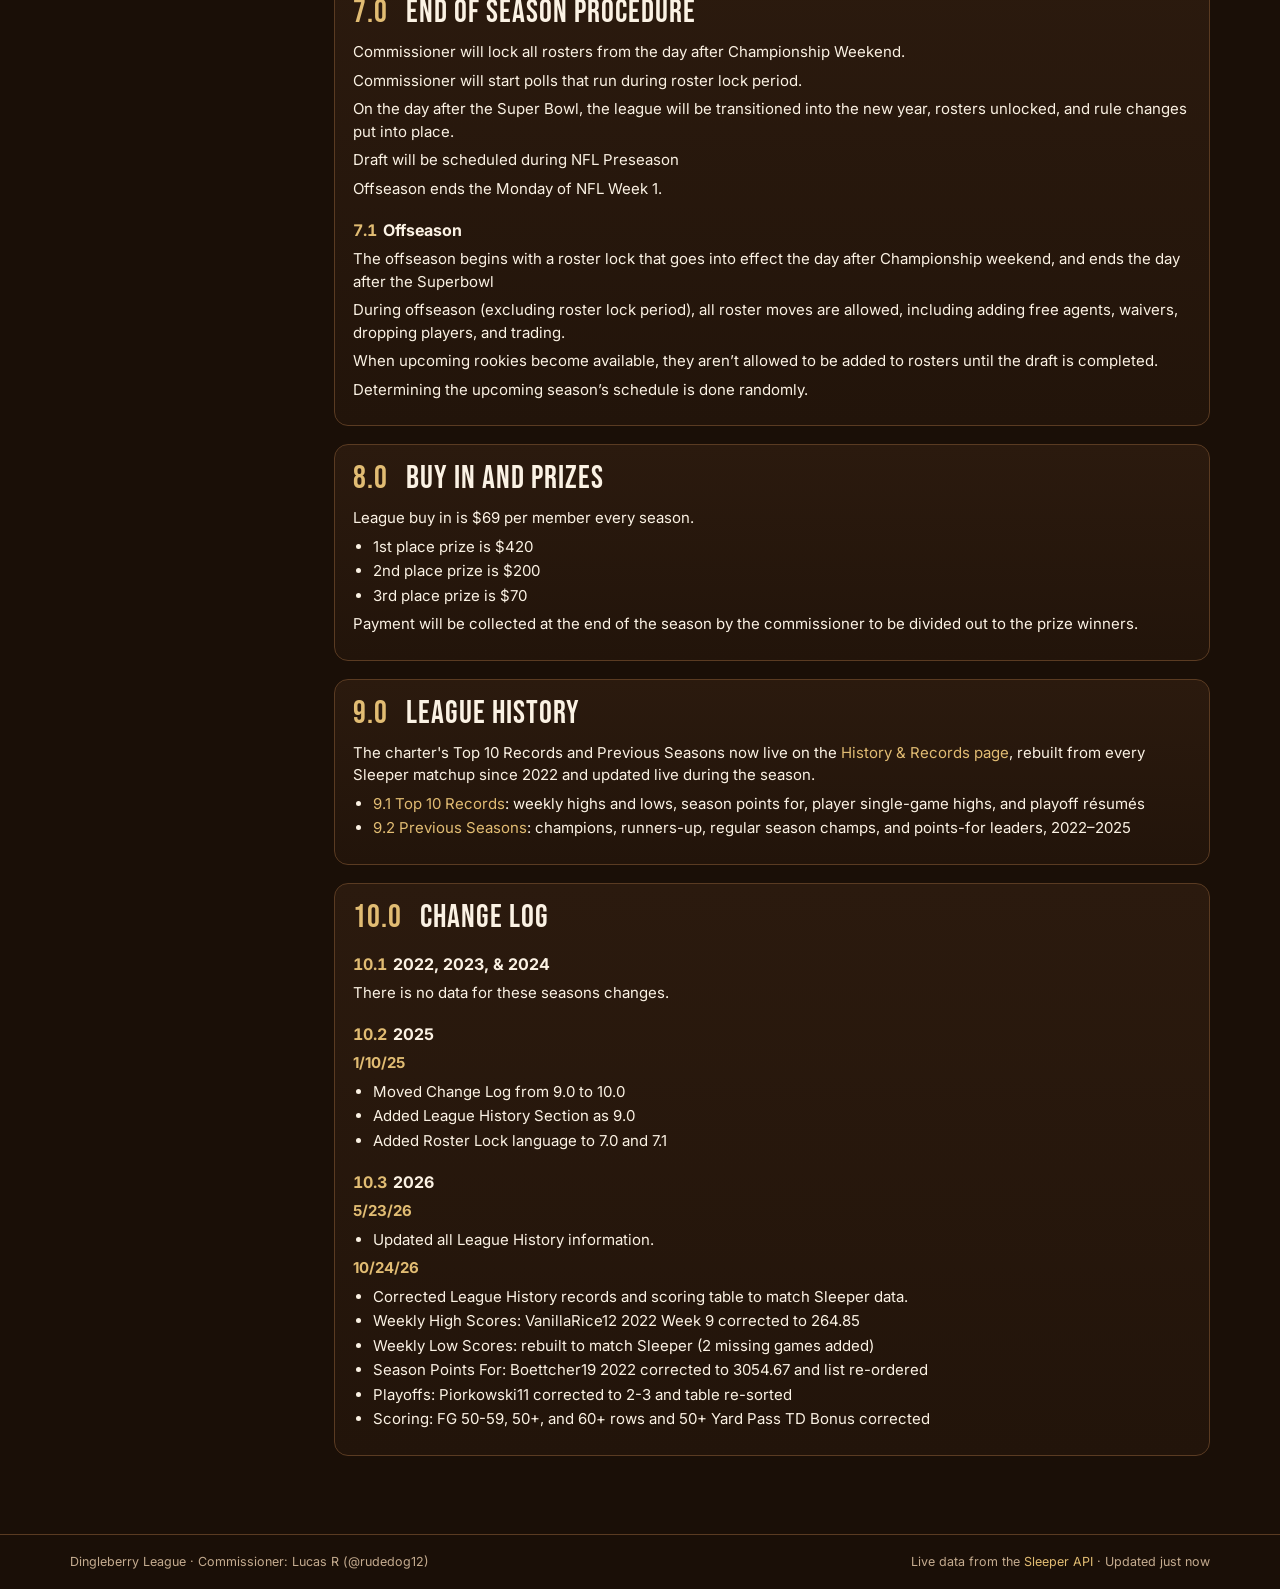
<file: rules.html>
<!doctype html>
<html lang="en" data-theme="mud">
<head>
<meta charset="utf-8">
<meta name="viewport" content="width=device-width, initial-scale=1">
<title>Constitution · Dingleberry League</title>
<meta name="description" content="The Dingleberry League: a 10-team dynasty fantasy football league on Sleeper.">
<link rel="preconnect" href="https://fonts.googleapis.com">
<link rel="preconnect" href="https://fonts.gstatic.com" crossorigin>
<link href="https://fonts.googleapis.com/css2?family=Bebas+Neue&family=Inter:wght@400;600;700;800&display=swap" rel="stylesheet">
<link rel="stylesheet" href="css/style.css">
<link rel="icon" type="image/png" sizes="32x32" href="assets/favicon-32.png">
<link rel="icon" type="image/png" sizes="64x64" href="assets/favicon.png">
<link rel="apple-touch-icon" sizes="180x180" href="assets/apple-touch-icon.png">
<link rel="manifest" href="manifest.webmanifest">
<meta name="mobile-web-app-capable" content="yes">
<meta name="apple-mobile-web-app-capable" content="yes">
<meta name="apple-mobile-web-app-title" content="Dingleberry">
<meta name="apple-mobile-web-app-status-bar-style" content="black">
<meta name="theme-color" content="#1a0f07">
<script src="js/theme.js"></script>
</head>
<body>
<main>
<h1 class="page-title">THE <span class="hl">CONSTITUTION</span></h1>
<p class="page-sub">The Dingleberry Dynasty League Charter. The text comes from the official charter document, and the panel below checks it against the league's current Sleeper settings.</p>
<div class="grid grid-2" style="margin-bottom:18px">
  <div class="card"><h2>Charter vs. Sleeper Settings <span class="pill" id="check-pill">Checking…</span></h2><ul class="check-list" id="settings-check"><li class="loading">Checking settings…</li></ul></div>
  <div class="card"><h2>Buy-In &amp; Payouts</h2>
    <div class="money">
      <div class="stat"><div class="k">Buy-in</div><div class="v accent">$69</div><div class="s">per member, per season</div></div>
      <div class="stat"><div class="k">1st place</div><div class="v" style="color:var(--gold)">$420</div><div class="s">Champion</div></div>
      <div class="stat"><div class="k">2nd place</div><div class="v" style="color:var(--silver)">$200</div><div class="s">Runner-up</div></div>
      <div class="stat"><div class="k">3rd place</div><div class="v" style="color:var(--bronze)">$70</div><div class="s">3rd place game</div></div>
    </div>
    <p class="note">Nice. The commissioner collects payment at the end of the season and divides it among the prize winners (§8.0).</p>
    <h2 style="margin-top:22px">Key Dates</h2>
    <ul class="check-list">
      <li><span class="ok">◆</span><span><b>Waivers clear</b></span><span>Wednesdays, 2 AM CST (§4.1)</span></li>
      <li><span class="ok">◆</span><span><b>Trade deadline</b></span><span>Week 11 (§4.3)</span></li>
      <li><span class="ok">◆</span><span><b>Playoffs begin</b></span><span>Week 15, top 6, seeds 1–2 bye (§6.0)</span></li>
      <li><span class="ok">◆</span><span><b>Roster lock</b></span><span>Day after Championship Weekend (§7.0)</span></li>
      <li><span class="ok">◆</span><span><b>New league year</b></span><span>Day after the Super Bowl (§7.0)</span></li>
      <li><span class="ok">◆</span><span><b>Rookie draft</b></span><span>NFL preseason, date by league poll (§1.2)</span></li>
    </ul>
  </div>
</div>
<div class="rules-layout">
  <nav class="toc card" id="toc"><a href="#s1" class="">1.0 Draft</a><a href="#s1-1" class="sub">1.1 Inaugural Draft</a><a href="#s1-2" class="sub">1.2 Rookie Supplemental Drafts</a><a href="#s1-3" class="sub">1.3 Draft Pick Order</a><a href="#s2" class="">2.0 Scoring</a><a href="#s3" class="">3.0 Roster</a><a href="#s3-1" class="sub">3.1 Roster Construction</a><a href="#s3-2" class="sub">3.2 Injured Reserve</a><a href="#s3-3" class="sub">3.3 Taxi Squad</a><a href="#s4" class="">4.0 Player Acquisition</a><a href="#s4-1" class="sub">4.1 Waivers</a><a href="#s4-2" class="sub">4.2 Free Agents</a><a href="#s4-3" class="sub">4.3 Trades</a><a href="#s5" class="">5.0 League Management</a><a href="#s5-1" class="sub">5.1 Adjustments to the Rules and Settings</a><a href="#s5-2" class="sub">5.2 League Polls</a><a href="#s5-3" class="sub">5.3 Commissioners</a><a href="#s6" class="">6.0 Playoff Structure</a><a href="#s7" class="">7.0 End of Season Procedure</a><a href="#s7-1" class="sub">7.1 Offseason</a><a href="#s8" class="">8.0 Buy In and Prizes</a><a href="#s9" class="">9.0 League History</a><a href="#s10" class="">10.0 Change Log</a><a href="#s10-1" class="sub">10.1 2022, 2023, &amp; 2024</a><a href="#s10-2" class="sub">10.2 2025</a><a href="#s10-3" class="sub">10.3 2026</a></nav>
  <div class="rules" id="rules"><!-- CONSTITUTION:START -->
<section class="card" id="s1"><h2><span class="n">1.0</span>Draft</h2>
<h3 id="s1-1"><span class="n">1.1</span>Inaugural Draft</h3>
<p>Inaugural Draft was held in 2022.</p>
<h3 id="s1-2"><span class="n">1.2</span>Rookie Supplemental Drafts</h3>
<p>Rookie Drafts will be held every year on a date and time voted on by the whole league. This vote is held to the League Polls structures. Drafts will be held on the Sleeper app with a 5-minute running clock, which after running out of time, a player will be auto selected and the manager will be put on auto-pick.</p>
<p>Rookie Drafts will be limited to 4 rounds. In the event of the league voting to remove rounds of the draft, the Commissioner is to record who has received a draft pick in the round being removed via trade and allow them to make addition rookie additions in order of their lost picks. These picks must be rookies.</p>
<h3 id="s1-3"><span class="n">1.3</span>Draft Pick Order</h3>
<p>Draft pick order is ordered by reverse standings.</p>
<p>Playoff teams (top 6 teams) will be picks 5-10 based on final playoff standings.</p>
<p>Non-playoff teams (bottom 4 teams) will be picks 1-4 based on final regular season standings.</p>
</section>
<section class="card" id="s2"><h2><span class="n">2.0</span>Scoring</h2>
<div class="scoring-grid">
<div><h4>Passing</h4><table><tr class=""><td>Passing Yards</td><td>1 point every 30 yards (.03 per yard)</td></tr><tr class=""><td>Passing TD</td><td>6 points</td></tr><tr class="zero"><td>Passing 1st Down</td><td>0 points</td></tr><tr class=""><td>2-Point Conversion</td><td>2 points</td></tr><tr class=""><td>Pass Intercepted</td><td>-2 points</td></tr><tr class=""><td>Pick 6 Thrown</td><td>-4 points</td></tr><tr class="zero"><td>Pass Completed</td><td>0 points</td></tr><tr class="zero"><td>Incomplete Pass</td><td>0 points</td></tr><tr class="zero"><td>Pass Attempts</td><td>0 points</td></tr><tr class=""><td>QB Sacked</td><td>-1 point</td></tr><tr class=""><td>40+ Yard Completion Bonus</td><td>1 point</td></tr><tr class=""><td>40+ Yard Pass TD Bonus</td><td>1 point</td></tr><tr class=""><td>50+ Yard Pass TD Bonus</td><td>1 point</td></tr></table></div>
<div><h4>Rushing</h4><table><tr class=""><td>Rushing Yards</td><td>1 point every 10 yards (.10 per yard)</td></tr><tr class=""><td>Rushing TD</td><td>6 points</td></tr><tr class="zero"><td>Rushing 1st Down</td><td>0 points</td></tr><tr class=""><td>2-Point Conversion</td><td>2 points</td></tr><tr class="zero"><td>Rush Attempts</td><td>0 points</td></tr><tr class=""><td>40+ Yard Rush Bonus</td><td>1 point</td></tr><tr class=""><td>40+ Yard Rush TD Bonus</td><td>1 point</td></tr><tr class=""><td>50+ Yard Rush TD Bonus</td><td>1 point</td></tr></table></div>
<div><h4>Receiving</h4><table><tr class=""><td>Reception</td><td>1 point</td></tr><tr class=""><td>Receiving Yards</td><td>1 point every 10 yards (.10 per yard)</td></tr><tr class=""><td>Receiving TD</td><td>6 points</td></tr><tr class="zero"><td>Receiving 1st Down</td><td>0 points</td></tr><tr class=""><td>2-Point Conversion</td><td>2 points</td></tr><tr class="zero"><td>0-4 Yard Reception Bonus</td><td>0 points</td></tr><tr class="zero"><td>5-9 Yard Reception Bonus</td><td>0 points</td></tr><tr class="zero"><td>10-19 Yard Reception Bonus</td><td>0 points</td></tr><tr class="zero"><td>20-29 Yard Reception Bonus</td><td>0 points</td></tr><tr class="zero"><td>30-39 Yard Reception Bonus</td><td>0 points</td></tr><tr class=""><td>40+ Yard Reception Bonus</td><td>1 point</td></tr><tr class=""><td>40+ Yard Reception TD Bonus</td><td>1 point</td></tr><tr class=""><td>50+ Yard Reception TD Bonus</td><td>1 point</td></tr><tr class="zero"><td>Reception Bonus – RB</td><td>0 points</td></tr><tr class="zero"><td>Reception Bonus – WR</td><td>0 points</td></tr><tr class="zero"><td>Reception Bonus – TE</td><td>0 points</td></tr></table></div>
<div><h4>Kicking</h4><table><tr class="zero"><td>FG Made</td><td>0 points</td></tr><tr class=""><td>FG Made (0-19 yards)</td><td>3 points</td></tr><tr class=""><td>FG Made (20-29 yards)</td><td>3 points</td></tr><tr class=""><td>FG Made (30-39 yards)</td><td>3 points</td></tr><tr class=""><td>FG Made (40-49 yards)</td><td>4 points</td></tr><tr class=""><td>FG Made (50-59 yards)</td><td>5 points</td></tr><tr class="zero"><td>FG Made (50+ yards)</td><td>0 points</td></tr><tr class=""><td>FG Made (60+ yards)</td><td>6 points</td></tr><tr class="zero"><td>Points per FG Yard</td><td>0 points</td></tr><tr class="zero"><td>Points per FG Yard over 30</td><td>0 points</td></tr><tr class=""><td>PAT Made</td><td>1 point</td></tr><tr class=""><td>PAT Missed</td><td>-1 point</td></tr><tr class=""><td>FG Missed</td><td>-1 point</td></tr><tr class=""><td>FG Missed (0-19 yards)</td><td>-3 points</td></tr><tr class=""><td>FG Missed (20-29 yards)</td><td>-2 points</td></tr><tr class=""><td>FG Missed (30-39 yards)</td><td>-1 point</td></tr><tr class=""><td>FG Missed (40-49 yards)</td><td>-1 point</td></tr><tr class="zero"><td>FG Missed (50-59 yards)</td><td>N/A</td></tr><tr class="zero"><td>FG Missed (50+ yards)</td><td>0 points</td></tr><tr class="zero"><td>FG Missed (60+ yards)</td><td>N/A</td></tr></table></div>
<div><h4>Special Teams Player</h4><table><tr class=""><td>Special Teams Player TD</td><td>6 points</td></tr><tr class=""><td>Special Teams Player Forced Fumble</td><td>1 point</td></tr><tr class=""><td>Special Teams Player Fumble Recovery</td><td>1 point</td></tr><tr class="zero"><td>Special Teams Player Solo Tackle</td><td>0 points</td></tr><tr class=""><td>Player Punt Return Yards</td><td>1 point every 20 yards (.05 per yard)</td></tr><tr class=""><td>Player Kick Return yards</td><td>1 point every 50 yards (.02 per yard)</td></tr></table></div>
<div><h4>Misc</h4><table><tr class=""><td>Fumble</td><td>-1 point</td></tr><tr class=""><td>Fumble Lost</td><td>-1 point</td></tr><tr class=""><td>Fumble Recovery TD</td><td>6 points</td></tr></table></div>
<div><h4>Bonus</h4><table><tr class="zero"><td>100-199 Yard Rushing Game</td><td>0 points</td></tr><tr class=""><td>200+ Yard Rushing Game</td><td>1 point</td></tr><tr class="zero"><td>100-199 Yard Receiving Game</td><td>0 points</td></tr><tr class=""><td>200+ Yard Receiving Game</td><td>1 point</td></tr><tr class="zero"><td>300-399 Yard Passing Game</td><td>0 points</td></tr><tr class=""><td>400+ Yard Passing Game</td><td>1 point</td></tr><tr class="zero"><td>100-199 Combined Rush + Receiving Yards</td><td>0 points</td></tr><tr class=""><td>200+ Combined Rush + Receiving Yards</td><td>1 point</td></tr><tr class="zero"><td>25+ Pass Completions</td><td>0 points</td></tr><tr class="zero"><td>20+ Carries</td><td>0 points</td></tr><tr class="zero"><td>1st Down Bonus – RB</td><td>0 points</td></tr><tr class="zero"><td>1st Down Bonus – WR</td><td>0 points</td></tr><tr class="zero"><td>1st Down Bonus – TE</td><td>0 points</td></tr><tr class="zero"><td>1st Down Bonus – QB</td><td>0 points</td></tr></table></div>
<div><h4>IDP</h4><table><tr class=""><td>IDP TD</td><td>6 points</td></tr><tr class=""><td>Sack</td><td>2 points</td></tr><tr class=""><td>Sack Yards</td><td>1 point every 20 yards (.05 per yard)</td></tr><tr class=""><td>Hit on QB</td><td>0.2 points</td></tr><tr class=""><td>Tackle</td><td>1 point</td></tr><tr class=""><td>Tackle for Loss</td><td>0.5 points</td></tr><tr class=""><td>Blocked Punt, PAT, or FG</td><td>3 points</td></tr><tr class=""><td>Interception</td><td>3 points</td></tr><tr class=""><td>Interception Return Yards</td><td>1 point every 20 yards (.05 per yard)</td></tr><tr class=""><td>Fumble Recovery</td><td>1 point</td></tr><tr class=""><td>Fumble Return Yards</td><td>1 point every 20 yards (.05 per yard)</td></tr><tr class=""><td>Forced Fumble</td><td>1 point</td></tr><tr class=""><td>Safety</td><td>2 points</td></tr><tr class=""><td>Assisted Tackle</td><td>0.25 points</td></tr><tr class=""><td>Solo Tackle</td><td>0.5 points</td></tr><tr class=""><td>Pass Defended</td><td>2 points</td></tr><tr class=""><td>10+ Tackle Bonus</td><td>1 point</td></tr><tr class=""><td>2+ Sack Bonus</td><td>1 point</td></tr><tr class=""><td>3+ Pass Defended Bonus</td><td>1 point</td></tr><tr class=""><td>50+ Yard Interception Return TD Bonus</td><td>1 point</td></tr><tr class=""><td>50+ Yard Fumble Return TD Bonus</td><td>1 point</td></tr></table></div>
</div>
</section>
<section class="card" id="s3"><h2><span class="n">3.0</span>Roster</h2>
<h3 id="s3-1"><span class="n">3.1</span>Roster Construction</h3>
<ul><li>This is an IDP fantasy league with the following limits</li><li>Quarterback (1)</li><li>Running Back (2)</li><li>Wide Receiver (2)</li><li>Tight End (1)</li><li>Flex W/R/T (2)</li><li>Kicker (1)</li><li>Defensive Line (1)</li><li>Line Backer (1)</li><li>Defensive Back (1)</li><li>Flex IDP (2)</li><li>Bench Slots (10)</li></ul>
<h3 id="s3-2"><span class="n">3.2</span>Injured Reserve</h3>
<p>There are 6 Injured Reserve slots. It allows:</p>
<ul><li>Players with COVID-19</li><li>Players designated OUT</li><li>Players that are SUSPENDED</li><li>Players designated NA</li><li>Players designated DNR/HOLDOUT/OPT-OUT</li><li>Players designated DOUBTFUL</li></ul>
<h3 id="s3-3"><span class="n">3.3</span>Taxi Squad</h3>
<p>There are 5 Taxi Squad Slots. There is no deadline for the Taxi Squad meaning teams can swap players in and out of the Taxi Squad at any time. Players that have played more than 2 years are no longer eligible for the Taxi Squad.</p>
</section>
<section class="card" id="s4"><h2><span class="n">4.0</span>Player Acquisition</h2>
<h3 id="s4-1"><span class="n">4.1</span>Waivers</h3>
<p>Waiver order is determined by reverse standings meaning 10th gets 1st priority, 9th gets 2nd etc. After players are dropped, they are on Waiver for 2 days. Waivers clear each week on Wednesday at 2AM CST.</p>
<h3 id="s4-2"><span class="n">4.2</span>Free Agents</h3>
<p>Dropped players become Free Agents 2 days after being dropped, allowing anyone to pick them up without having to clear the Waiver order.</p>
<h3 id="s4-3"><span class="n">4.3</span>Trades</h3>
<p>The deadline for trades is the 11th week of the season.</p>
<p>The Commissioner has 2 days to review pending trades, and may deny a pending trade if they have reasonable suspicion of collusion. The Commissioner is not required to wait the full 2 days and can approve a trade at any time before then.</p>
<p>Situations involving trades with players that have already played in their game for the week bypasses the review period and get approved the day after the last game of the week. For example, a trade that is accepted by both teams on a Friday involves a player that played their game on the previous day (Thursday) will be approved on Tuesday (assuming the last game of the week is a Monday Night game).</p>
<p>Draft picks may be traded between teams.</p>
<p>If a trade is accepted between two teams but one of the parties wants to cancel the trade before it is reviewed, they can ask the Commissioner to deny the trade but must provide reason. A reason that could be considered an act of collusion will result in the trade being pushed through anyways.</p>
</section>
<section class="card" id="s5"><h2><span class="n">5.0</span>League Management</h2>
<h3 id="s5-1"><span class="n">5.1</span>Adjustments to the Rules and Settings</h3>
<p>Rules and Settings must be voted on by the league via a League Poll.</p>
<p>Any wanted changes to the Rules and Settings can be brought up by any of the league members and the Commissioner must put this to vote by the league.</p>
<h3 id="s5-2"><span class="n">5.2</span>League Polls</h3>
<p>League Polls do not require all members to participate.</p>
<p>League Polls will show which members vote for each option.</p>
<p>Changes made via League Polls require 6 votes to pass.</p>
<h3 id="s5-3"><span class="n">5.3</span>Commissioners</h3>
<p>The current Commissioner is Lucas R (@rudedog12)</p>
<p>The League needs to have 6 votes in favor to remove a Commissioner.</p>
<p>To vote in a new Commissioner or any additional Commissioners, they need to be approved with 7 votes in favor.</p>
<p>A Commissioner may appoint an Temporary Commissioner in the case of an emergency, and at the end of the season, either resign or regain the position. A Temporary Commissioner cannot stay in the temporary position beyond the beginning of the next season.</p>
</section>
<section class="card" id="s6"><h2><span class="n">6.0</span>Playoff Structure</h2>
<p>Playoffs start in Week 15.</p>
<p>The top 6 teams in the standings make the playoffs.</p>
<p>Seeds 1 and 2 have a first round bye.</p>
<p>Seeding does not reorder at any point in the playoffs.</p>
</section>
<section class="card" id="s7"><h2><span class="n">7.0</span>End of Season Procedure</h2>
<p>Commissioner will lock all rosters from the day after Championship Weekend.</p>
<p>Commissioner will start polls that run during roster lock period.</p>
<p>On the day after the Super Bowl, the league will be transitioned into the new year, rosters unlocked, and rule changes put into place.</p>
<p>Draft will be scheduled during NFL Preseason</p>
<p>Offseason ends the Monday of NFL Week 1.</p>
<h3 id="s7-1"><span class="n">7.1</span>Offseason</h3>
<p>The offseason begins with a roster lock that goes into effect the day after Championship weekend, and ends the day after the Superbowl</p>
<p>During offseason (excluding roster lock period), all roster moves are allowed, including adding free agents, waivers, dropping players, and trading.</p>
<p>When upcoming rookies become available, they aren’t allowed to be added to rosters until the draft is completed.</p>
<p>Determining the upcoming season’s schedule is done randomly.</p>
</section>
<section class="card" id="s8"><h2><span class="n">8.0</span>Buy In and Prizes</h2>
<p>League buy in is $69 per member every season.</p>
<ul><li>1st place prize is $420</li><li>2nd place prize is $200</li><li>3rd place prize is $70</li></ul>
<p>Payment will be collected at the end of the season by the commissioner to be divided out to the prize winners.</p>
</section>
<section class="card" id="s9"><h2><span class="n">9.0</span>League History</h2>
<p>The charter's Top 10 Records and Previous Seasons now live on the <a href="history.html">History &amp; Records page</a>, rebuilt from every Sleeper matchup since 2022 and updated live during the season.</p><ul><li><a href="history.html#trophies">9.1 Top 10 Records</a>: weekly highs and lows, season points for, player single-game highs, and playoff résumés</li><li><a href="history.html#trophies">9.2 Previous Seasons</a>: champions, runners-up, regular season champs, and points-for leaders, 2022–2025</li></ul>
</section>
<section class="card" id="s10"><h2><span class="n">10.0</span>Change Log</h2>
<h3 id="s10-1"><span class="n">10.1</span>2022, 2023, &amp; 2024</h3>
<p>There is no data for these seasons changes.</p>
<h3 id="s10-2"><span class="n">10.2</span>2025</h3>
<p class="cl-date"><b>1/10/25</b></p>
<ul><li>Moved Change Log from 9.0 to 10.0</li><li>Added League History Section as 9.0</li><li>Added Roster Lock language to 7.0 and 7.1</li></ul>
<h3 id="s10-3"><span class="n">10.3</span>2026</h3>
<p class="cl-date"><b>5/23/26</b></p>
<ul><li>Updated all League History information.</li></ul>
<p class="cl-date"><b>10/24/26</b></p>
<ul><li>Corrected League History records and scoring table to match Sleeper data.</li><li>Weekly High Scores: VanillaRice12 2022 Week 9 corrected to 264.85</li><li>Weekly Low Scores: rebuilt to match Sleeper (2 missing games added)</li><li>Season Points For: Boettcher19 2022 corrected to 3054.67 and list re-ordered</li><li>Playoffs: Piorkowski11 corrected to 2-3 and table re-sorted</li><li>Scoring: FG 50-59, 50+, and 60+ rows and 50+ Yard Pass TD Bonus corrected</li></ul>
</section>
<!-- CONSTITUTION:END --></div>
</div>
</main>
<script src="js/common.js"></script>
<script src="js/rules.js"></script>
</body>
</html>
</file>
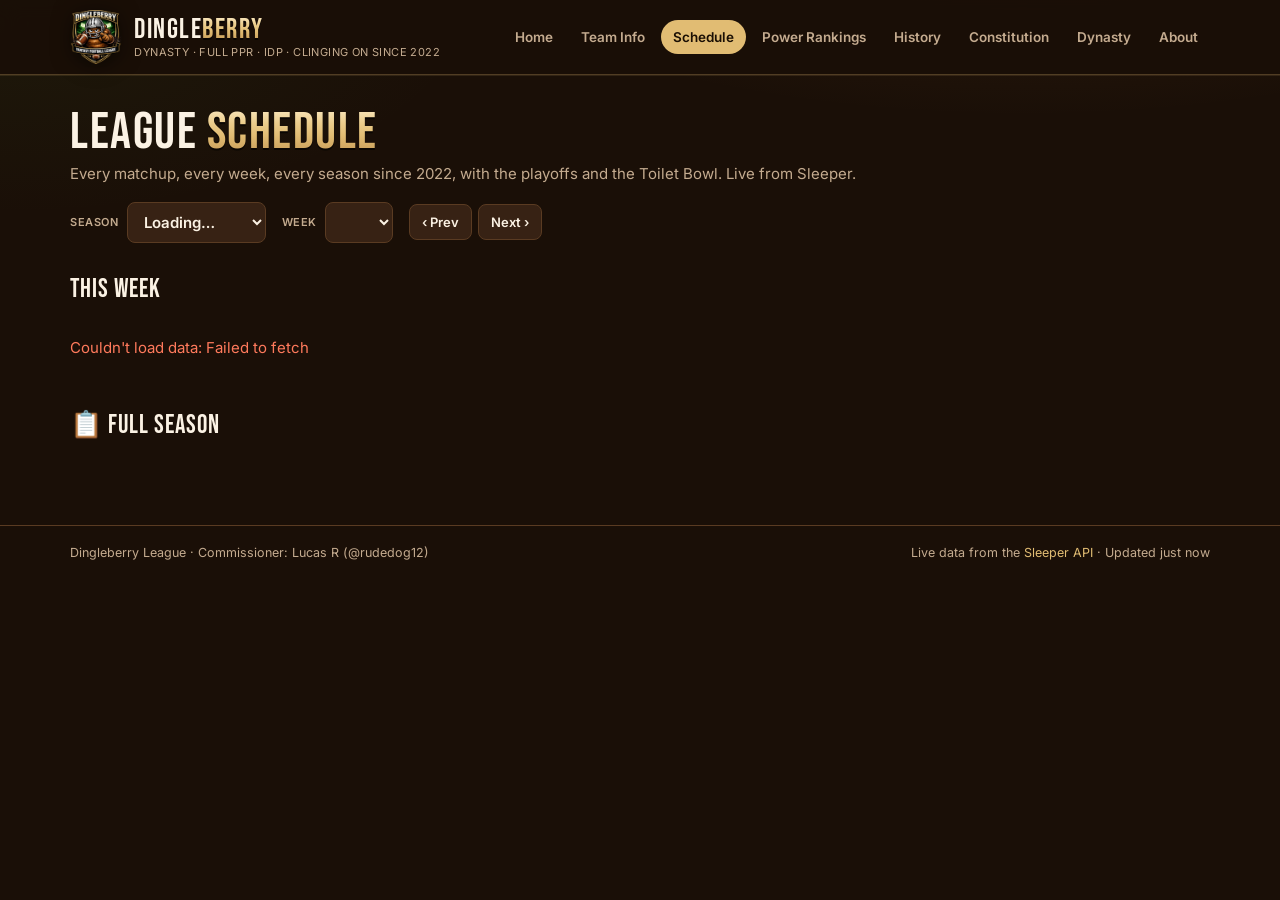
<file: schedule.html>
<!doctype html>
<html lang="en" data-theme="mud">
<head>
<meta charset="utf-8">
<meta name="viewport" content="width=device-width, initial-scale=1">
<title>Schedule · Dingleberry League</title>
<meta name="description" content="The Dingleberry League: a 10-team dynasty fantasy football league on Sleeper.">
<link rel="preconnect" href="https://fonts.googleapis.com">
<link rel="preconnect" href="https://fonts.gstatic.com" crossorigin>
<link href="https://fonts.googleapis.com/css2?family=Bebas+Neue&family=Inter:wght@400;600;700;800&display=swap" rel="stylesheet">
<link rel="stylesheet" href="css/style.css">
<link rel="icon" type="image/png" sizes="32x32" href="assets/favicon-32.png">
<link rel="icon" type="image/png" sizes="64x64" href="assets/favicon.png">
<link rel="apple-touch-icon" sizes="180x180" href="assets/apple-touch-icon.png">
<link rel="manifest" href="manifest.webmanifest">
<meta name="mobile-web-app-capable" content="yes">
<meta name="apple-mobile-web-app-capable" content="yes">
<meta name="apple-mobile-web-app-title" content="Dingleberry">
<meta name="apple-mobile-web-app-status-bar-style" content="black">
<meta name="theme-color" content="#1a0f07">
<script src="js/theme.js"></script>
</head>
<body>
<main>
<h1 class="page-title">LEAGUE <span class="hl">SCHEDULE</span></h1>
<p class="page-sub">Every matchup, every week, every season since 2022, with the playoffs and the Toilet Bowl. Live from Sleeper.</p>
<div class="sch-controls">
  <label class="pick"><span class="muted small">Season</span> <select class="select" id="sch-season"><option>Loading…</option></select></label>
  <label class="pick"><span class="muted small">Week</span> <select class="select" id="sch-week"></select></label>
  <div class="sch-step"><button class="sch-btn" id="sch-prev" aria-label="Previous week">‹ Prev</button><button class="sch-btn" id="sch-next" aria-label="Next week">Next ›</button></div>
</div>
<h2 class="section-title" id="sch-week-title">This Week</h2>
<div id="sch-banners"></div>
<div id="sch-cards" class="sch-cards"><div class="loading">Loading matchups…</div></div>
<h2 class="section-title" id="sch-season-title">📋 Full Season</h2>
<div id="sch-grid" class="sch-grid"></div>
<p class="note" id="sch-note"></p>
</main>
<script src="js/common.js"></script>
<script src="js/schedule-data.js"></script>
<script src="js/schedule.js"></script>
</body>
</html>
</file>
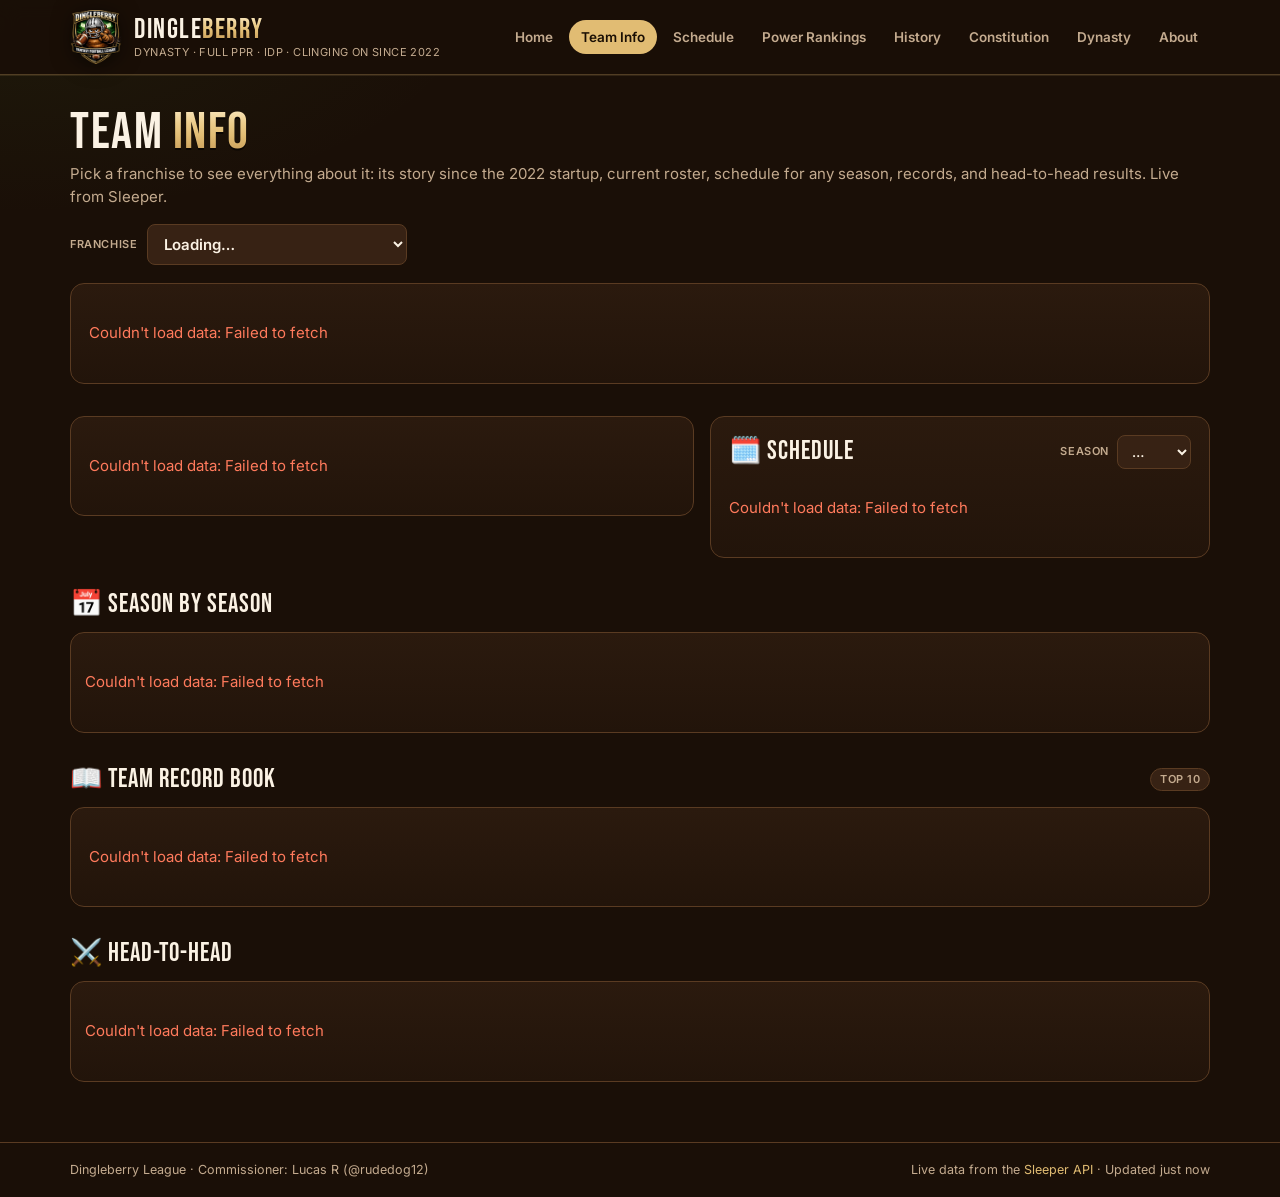
<file: team-history.html>
<!doctype html>
<html lang="en">
<head>
<meta charset="utf-8">
<meta name="viewport" content="width=device-width, initial-scale=1">
<title>Team History moved to Team Info · Dingleberry League</title>
<meta name="robots" content="noindex">
<link rel="canonical" href="team-info.html">
<link rel="apple-touch-icon" sizes="180x180" href="assets/apple-touch-icon.png">
<link rel="manifest" href="manifest.webmanifest">
<meta name="mobile-web-app-capable" content="yes">
<meta name="apple-mobile-web-app-capable" content="yes">
<meta name="apple-mobile-web-app-title" content="Dingleberry">
<meta name="apple-mobile-web-app-status-bar-style" content="black">
<meta name="theme-color" content="#1a0f07">
<script>
  /* Team History merged into Team Info: keep ?team=N (and turn old #team-N anchors into ?team=N) */
  (function () {
    var q = location.search, m = location.hash.match(/^#team-(\d+)$/);
    if (!q && m) q = "?team=" + m[1];
    location.replace("team-info.html" + q + (m ? "" : location.hash));
  })();
</script>
<noscript><meta http-equiv="refresh" content="0; url=team-info.html"></noscript>
</head>
<body>
<p>Team History now lives on <a href="team-info.html">Team Info</a>.</p>
</body>
</html>
</file>
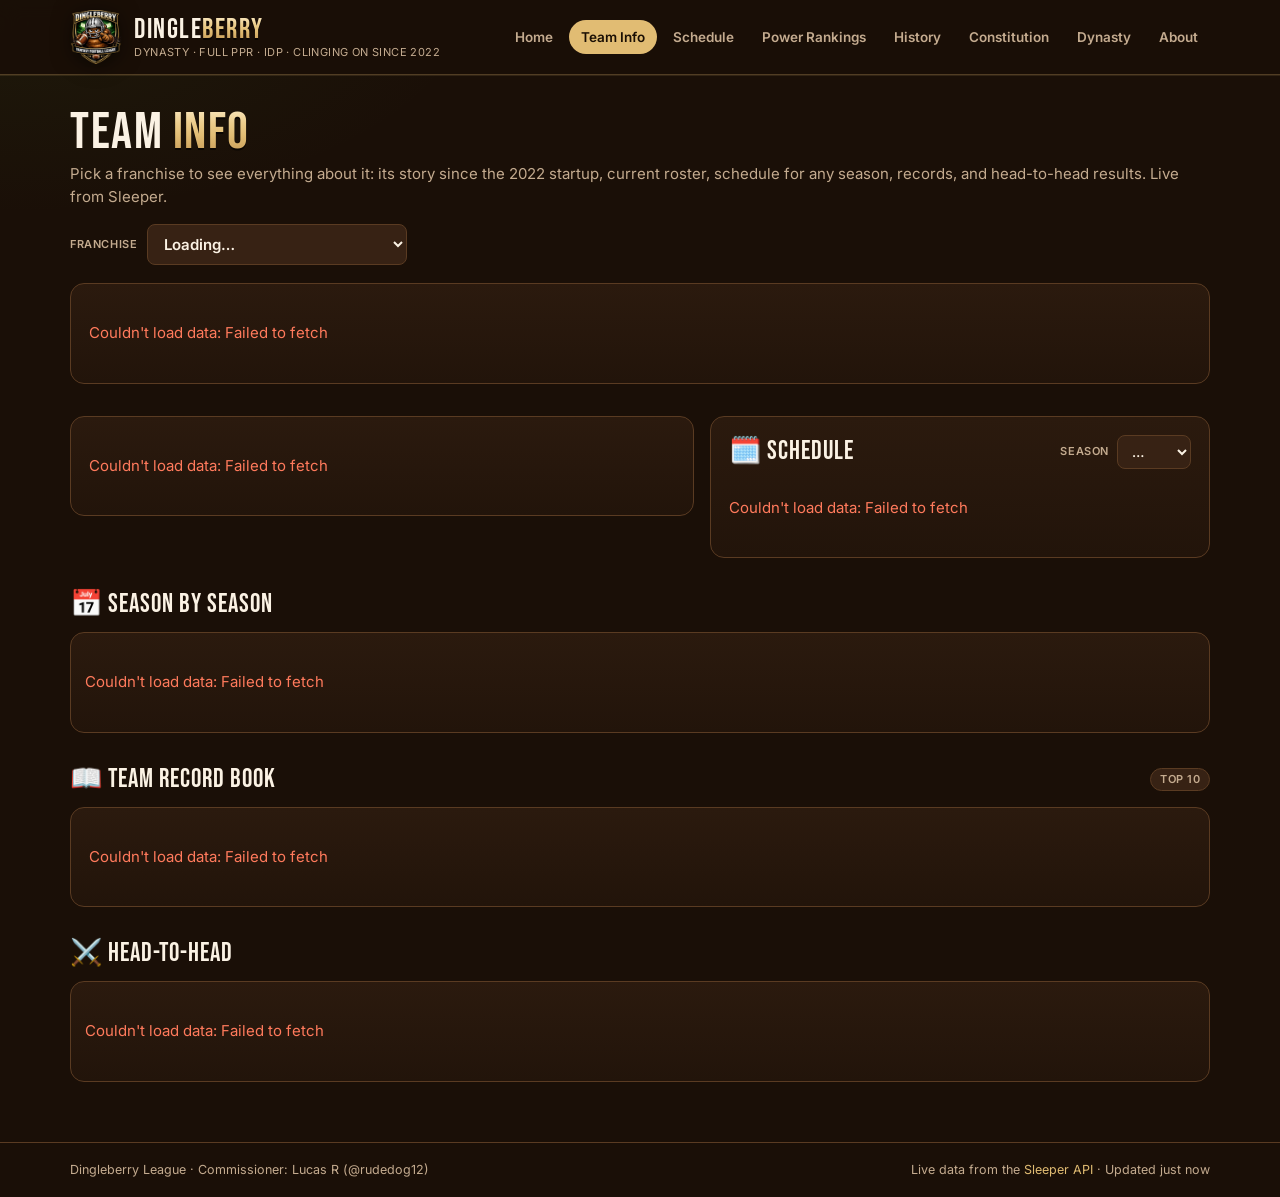
<file: team-info.html>
<!doctype html>
<html lang="en" data-theme="mud">
<head>
<meta charset="utf-8">
<meta name="viewport" content="width=device-width, initial-scale=1">
<title>Team Info · Dingleberry League</title>
<meta name="description" content="The Dingleberry League: a 10-team dynasty fantasy football league on Sleeper.">
<link rel="preconnect" href="https://fonts.googleapis.com">
<link rel="preconnect" href="https://fonts.gstatic.com" crossorigin>
<link href="https://fonts.googleapis.com/css2?family=Bebas+Neue&family=Inter:wght@400;600;700;800&display=swap" rel="stylesheet">
<link rel="stylesheet" href="css/style.css">
<link rel="icon" type="image/png" sizes="32x32" href="assets/favicon-32.png">
<link rel="icon" type="image/png" sizes="64x64" href="assets/favicon.png">
<link rel="apple-touch-icon" sizes="180x180" href="assets/apple-touch-icon.png">
<link rel="manifest" href="manifest.webmanifest">
<meta name="mobile-web-app-capable" content="yes">
<meta name="apple-mobile-web-app-capable" content="yes">
<meta name="apple-mobile-web-app-title" content="Dingleberry">
<meta name="apple-mobile-web-app-status-bar-style" content="black">
<meta name="theme-color" content="#1a0f07">
<script src="js/theme.js"></script>
</head>
<body>
<main>
<h1 class="page-title">TEAM <span class="hl">INFO</span></h1>
<p class="page-sub">Pick a franchise to see everything about it: its story since the 2022 startup, current roster, schedule for any season, records, and head-to-head results. Live from Sleeper.</p>
<div class="th-picker"><label class="pick" for="team-pick"><span class="muted small">Franchise</span></label><select class="select" id="team-pick"><option>Loading…</option></select></div>
<div class="card" id="th-header"><div class="loading">Loading team…</div></div>
<div class="hero th-hero" id="th-hero"></div>
<div class="ti-split">
  <div class="card ti-box" id="ti-roster"><div class="loading">Loading roster…</div></div>
  <div class="card ti-box" id="ti-schedule">
    <div class="ti-box-head"><h2>🗓️ Schedule</h2>
      <label class="ti-season"><span class="muted small">Season</span> <select class="select" id="sched-season"><option>…</option></select></label></div>
    <div id="ti-schedule-body"><div class="loading">Loading schedule…</div></div>
  </div>
</div>
<h2 class="section-title">📅 Season by Season</h2>
<div class="card"><div class="table-wrap" id="th-seasons"><div class="loading">Loading…</div></div></div>
<h2 class="section-title">📖 Team Record Book <span class="pill">Top 10</span></h2>
<div class="card recbook" id="th-records"><div class="loading">Loading records…</div></div>
<h2 class="section-title">⚔️ Head-to-Head</h2>
<div class="card"><div class="table-wrap" id="th-h2h"><div class="loading">Loading…</div></div></div>
</main>
<script src="js/common.js"></script>
<script src="js/league-history.js"></script>
<script src="js/schedule-data.js"></script>
<script src="js/team-info.js"></script>
</body>
</html>
</file>
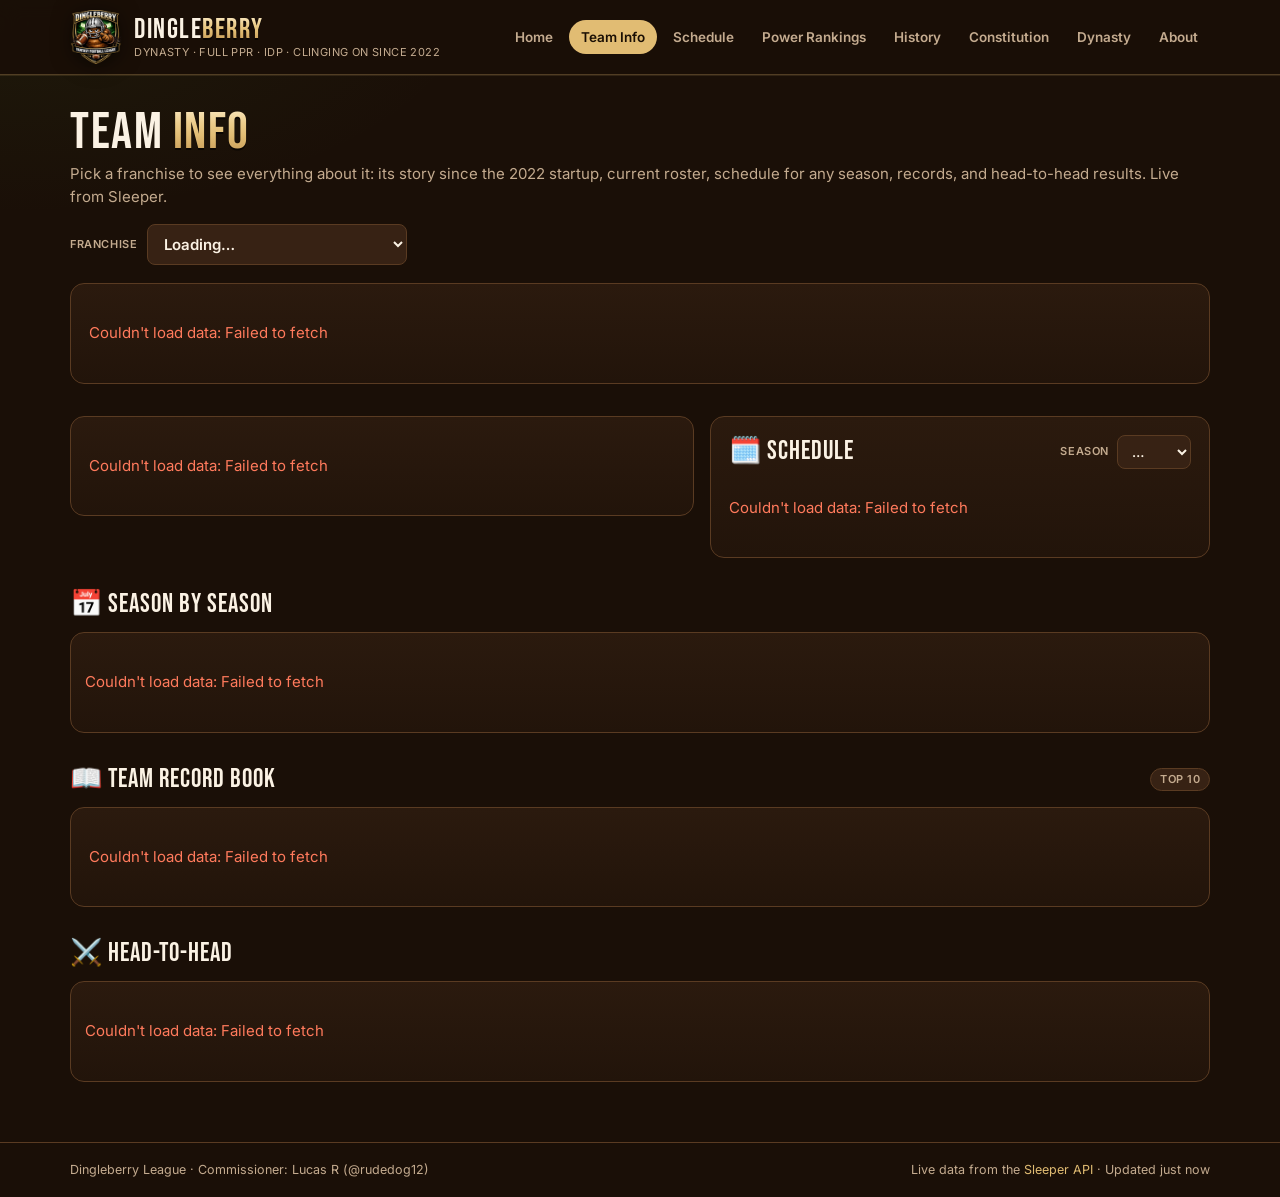
<file: teams.html>
<!doctype html>
<html lang="en">
<head>
<meta charset="utf-8">
<meta name="viewport" content="width=device-width, initial-scale=1">
<title>Teams moved to Team Info · Dingleberry League</title>
<meta name="robots" content="noindex">
<link rel="canonical" href="team-info.html">
<link rel="apple-touch-icon" sizes="180x180" href="assets/apple-touch-icon.png">
<link rel="manifest" href="manifest.webmanifest">
<meta name="mobile-web-app-capable" content="yes">
<meta name="apple-mobile-web-app-capable" content="yes">
<meta name="apple-mobile-web-app-title" content="Dingleberry">
<meta name="apple-mobile-web-app-status-bar-style" content="black">
<meta name="theme-color" content="#1a0f07">
<script>
  /* Teams merged into Team Info: keep ?team=N (and turn old #team-N anchors into ?team=N) */
  (function () {
    var q = location.search, m = location.hash.match(/^#team-(\d+)$/);
    if (!q && m) q = "?team=" + m[1];
    location.replace("team-info.html" + q + (m ? "" : location.hash));
  })();
</script>
<noscript><meta http-equiv="refresh" content="0; url=team-info.html"></noscript>
</head>
<body>
<p>Teams now lives on <a href="team-info.html">Team Info</a>.</p>
</body>
</html>
</file>
<file: css/style.css>
/* =========================================================
   Dingleberry League — site styles
   Dark, sporty theme. One accent colour (--accent) drives
   most of the personality; change it to rebrand everything.
   ========================================================= */
:root {
  --bg: #0a0d14;
  --bg-2: #111622;
  --card: #151b29;
  --card-2: #1b2334;
  --line: #263049;
  --text: #e9edf5;
  --muted: #8d97ad;
  --accent: #c6ff1a;      /* electric lime */
  --accent-ink: #0a0d14;  /* text colour on top of accent */
  --hot: #ff4d8d;         /* secondary pop (losses, alerts) */
  --gold: #ffcc4d;
  --silver: #c9d3e3;
  --bronze: #e39a5b;
  --radius: 14px;
  /* derived knobs so themes can restyle without touching rules */
  --accent-rgb: 198,255,26;
  --glow-2: rgba(255,77,141,.06);
  --header-bg: rgba(10,13,20,.88);
  --line-soft: var(--line-soft);
  --bar-end: #6dff9c;
  --good: var(--accent);
  --live: var(--accent);
  --live-ink: var(--accent-ink);
  --hl: var(--accent);                       /* highlighted heading words */
  --hl-grad: linear-gradient(var(--hl), var(--hl));
  --hero-glow: rgba(var(--accent-rgb),.14);
  --chip-waiver-bg: #2c3a5c; --chip-waiver-ink: #b9c8ff;
  --chip-fa-bg: #23303f;     --chip-fa-ink: #9fb3c8;
  --display: "Bebas Neue", "Oswald", Impact, "Arial Narrow", sans-serif;
  --body: "Inter", system-ui, -apple-system, "Segoe UI", Roboto, sans-serif;
}
* { box-sizing: border-box; }
html, body { margin: 0; }
body {
  background:
    radial-gradient(1200px 500px at 85% -10%, rgba(var(--accent-rgb),.08), transparent 60%),
    radial-gradient(900px 400px at -10% 10%, var(--glow-2), transparent 60%),
    var(--bg);
  color: var(--text);
  font: 15px/1.5 var(--body);
  min-height: 100vh;
}
a { color: var(--accent); text-decoration: none; }
a:hover { text-decoration: underline; }
img { max-width: 100%; }

/* ---------- Header / nav ---------- */
.site-header {
  position: sticky; top: 0; z-index: 10;
  background: var(--header-bg);
  backdrop-filter: blur(10px);
  border-bottom: 1px solid var(--line);
}
.header-inner {
  max-width: 1180px; margin: 0 auto; padding: 10px 20px;
  display: flex; align-items: center; gap: 18px; flex-wrap: wrap;
}
.brand { display: flex; align-items: center; gap: 12px; color: var(--text); }
.brand:hover { text-decoration: none; }
.brand-logo {
  height: 54px; width: auto; display: block;
  filter: drop-shadow(0 3px 10px rgba(0,0,0,.55));
  transition: transform .2s ease;
}
.brand:hover .brand-logo { transform: rotate(-4deg) scale(1.04); }
.brand-text { display: flex; flex-direction: column; line-height: 1; }
.brand-name { font: 28px/1 var(--display); letter-spacing: 1.5px; }
.brand-name span, .page-title .hl, .grad {
  color: var(--hl);
  background: var(--hl-grad); -webkit-background-clip: text; background-clip: text;
  -webkit-text-fill-color: transparent;
}
.brand-tag { font-size: 11px; color: var(--muted); letter-spacing: .4px; margin-top: 3px; }
.nav { display: flex; gap: 4px; margin-left: auto; flex-wrap: wrap; }
.nav a {
  color: var(--muted); padding: 7px 12px; border-radius: 999px;
  font-weight: 600; font-size: 13.5px; white-space: nowrap;
}
.nav a:hover { color: var(--text); background: var(--card); text-decoration: none; }
.nav a.active { color: var(--accent-ink); background: var(--accent); }
.nav-toggle { display: none; }

/* ---------- Layout ---------- */
main { max-width: 1180px; margin: 0 auto; padding: 26px 20px 60px; }
.page-title { font: 52px/1 var(--display); letter-spacing: 1.5px; margin: 6px 0 4px; }
.page-sub { color: var(--muted); margin: 0 0 22px; }
.grid { display: grid; gap: 18px; }
.grid-2 { grid-template-columns: 1.35fr 1fr; }
.grid-3 { grid-template-columns: repeat(3, 1fr); }
.grid-auto { grid-template-columns: repeat(auto-fill, minmax(300px, 1fr)); }
.card {
  background: linear-gradient(180deg, var(--card), var(--bg-2));
  border: 1px solid var(--line); border-radius: var(--radius);
  padding: 18px; min-width: 0;
}
.card h2, .section-title {
  font: 26px/1 var(--display); letter-spacing: 1px; margin: 0 0 14px;
  display: flex; align-items: center; gap: 10px;
}
.card h2 .pill, .section-title .pill { margin-left: auto; white-space: nowrap; flex: none; }
.section-title { margin-top: 34px; }
.pill {
  display: inline-block; font: 600 11px/1 var(--body); letter-spacing: .5px; text-transform: uppercase;
  padding: 5px 9px; border-radius: 999px; background: var(--card-2); color: var(--muted);
  border: 1px solid var(--line);
}
.pill.live { color: var(--live-ink); background: var(--live); border-color: var(--live); }
.pill.live::before { content: "● "; }
.live-dot { display: inline-block; width: 7px; height: 7px; border-radius: 50%; background: var(--live); margin-left: 5px; vertical-align: middle; }
.muted { color: var(--muted); }
.small { font-size: 12.5px; }
.loading { color: var(--muted); padding: 20px 0; }
.error { color: var(--hot); }

/* ---------- Hero strip ---------- */
.hero {
  display: grid; grid-template-columns: repeat(4, 1fr); gap: 14px; margin-bottom: 18px;
}
.stat { min-width: 0;
  background: var(--card); border: 1px solid var(--line); border-radius: var(--radius); padding: 14px 16px;
}
.stat .k { font-size: 11.5px; color: var(--muted); text-transform: uppercase; letter-spacing: .6px; }
.stat .v { font: 30px/1.1 var(--display); letter-spacing: .8px; margin-top: 4px; }
.stat .v.accent { color: var(--accent); }
.stat .s { font-size: 12.5px; color: var(--muted); white-space: nowrap; overflow: hidden; text-overflow: ellipsis; }

/* ---------- Tables ---------- */
.table-wrap { overflow-x: auto; margin: 0 -4px; }
table { width: 100%; border-collapse: collapse; font-size: 14px; }
th {
  text-align: left; font-size: 11px; text-transform: uppercase; letter-spacing: .6px;
  color: var(--muted); font-weight: 600; padding: 8px 6px; border-bottom: 1px solid var(--line);
  white-space: nowrap;
}
td { padding: 9px 6px; border-bottom: 1px solid var(--line-soft); vertical-align: middle; }
tr:last-child td { border-bottom: 0; }
td.num, th.num { text-align: right; font-variant-numeric: tabular-nums; white-space: nowrap; }
td.rank { width: 30px; font: 20px/1 var(--display); color: var(--muted); }
tr.playoff-line td { border-bottom: 2px dashed var(--accent); }
tr.me td { background: rgba(var(--accent-rgb),.07); }

/* ---------- Team chip ---------- */
.team { display: flex; align-items: center; gap: 10px; min-width: 0; }
.avatar {
  width: 32px; height: 32px; border-radius: 50%; object-fit: cover; flex: none;
  background: var(--card-2); border: 2px solid var(--line);
}
.avatar.lg { width: 56px; height: 56px; }
.team-names { display: flex; flex-direction: column; min-width: 0; line-height: 1.2; }
.team-name { font-weight: 700; white-space: nowrap; overflow: hidden; text-overflow: ellipsis; }
.roster-card .team-name { white-space: normal; }
.owner { font-size: 12px; color: var(--muted); }

/* ---------- Matchups ---------- */
.matchups { display: grid; gap: 10px; }
.matchup { background: var(--card-2); border: 1px solid var(--line); border-radius: 12px; padding: 4px 12px; }
.mrow { display: flex; align-items: center; gap: 10px; padding: 7px 0; }
.mrow + .mrow { border-top: 1px solid var(--line); }
.mrow .team { flex: 1; min-width: 0; }
.mrow .score { font: 24px/1 var(--display); letter-spacing: .5px; color: var(--muted); font-variant-numeric: tabular-nums; }
.mrow.lead .score { color: var(--accent); }
.mrow.lead .team-name::after { content: " ◂"; color: var(--accent); font-size: 11px; }
/* Matchup sections: per-matchup Upcoming / Live / Final */
.pill.warn { color: var(--hot); border-color: var(--hot); }
.pill.final { color: var(--gold); border-color: rgba(230, 196, 135, .45); }
.mu-sec + .mu-sec { margin-top: 16px; }
.mu-h { display: flex; align-items: center; gap: 8px; flex-wrap: wrap; margin: 0 0 8px; font: 20px/1 var(--display); letter-spacing: 1px; }
.mu-h .small { font: 600 12px/1 var(--body); letter-spacing: 0; }
.m-top { display: flex; justify-content: flex-end; padding-top: 6px; margin-bottom: -4px; }
.mscore { display: flex; flex-direction: column; align-items: flex-end; gap: 3px; flex: none; text-align: right; }
.matchup.st-final .mrow.lead .score::after { content: " W"; font: 800 11px/1 var(--body); color: var(--accent); vertical-align: middle; }
.m-left { font-size: 11px; color: var(--muted); white-space: nowrap; }
.matchup.st-live { border-color: rgba(111, 181, 68, .55); }
.matchup.st-upcoming .score { color: var(--muted); opacity: .6; }
/* Game of the Week: gold frame + badge (listed first in its section) */
.matchup.gotw { border: 2px solid var(--gold); background: linear-gradient(180deg, rgba(var(--sp-rematch-rgb), .13), var(--card-2) 70%); box-shadow: 0 0 0 3px rgba(var(--sp-rematch-rgb), .12), 0 6px 18px rgba(0, 0, 0, .35); }
.matchup.gotw .m-top { justify-content: space-between; align-items: center; gap: 8px; margin-bottom: 0; }
.gotw-badge { display: inline-flex; align-items: center; gap: 4px; padding: 3px 9px; border-radius: 999px; font: 800 10.5px/1.2 var(--body); letter-spacing: .08em; text-transform: uppercase;
  color: #1a0f07; background: var(--gold); text-decoration: none; white-space: nowrap; }
.gotw-badge:hover { filter: brightness(1.08); }
.sc-card.sc-gotw { border: 2px solid var(--gold); box-shadow: 0 0 0 3px rgba(var(--sp-rematch-rgb), .12); }
.sc-tags { display: flex; flex-wrap: wrap; gap: 6px; }
.sched-tag.gotw { color: #1a0f07; background: var(--gold); border-color: var(--gold); text-decoration: none; font-weight: 800; }
.tx-claims { margin-top: 3px; display: flex; gap: 6px; align-items: baseline; flex-wrap: wrap; }
.claims { font: 800 10.5px/1 var(--body); letter-spacing: .4px; text-transform: uppercase; padding: 3px 6px; border-radius: 5px;
  background: var(--chip-waiver-bg); color: var(--chip-waiver-ink); }

/* ---------- Transactions ---------- */
.tx { display: flex; gap: 10px; padding: 9px 0; border-bottom: 1px solid var(--line-soft); font-size: 13.5px; }
.tx:last-child { border-bottom: 0; }
.tx-type {
  flex: none; font: 600 10.5px/1 var(--body); text-transform: uppercase; letter-spacing: .5px;
  padding: 5px 7px; border-radius: 6px; height: fit-content; width: 84px; text-align: center; white-space: nowrap;
}
.tx-type.trade { background: var(--accent); color: var(--accent-ink); }
.tx-type.waiver { background: var(--chip-waiver-bg); color: var(--chip-waiver-ink); }
.tx-type.free_agent { background: var(--chip-fa-bg); color: var(--chip-fa-ink); }
.add { color: var(--good); } .drop { color: var(--hot); }

/* ---------- Rosters ---------- */
.roster-card .head { display: flex; align-items: center; gap: 12px; margin-bottom: 12px; }
.roster-card .rec { margin-left: auto; text-align: right; }
.roster-card .rec b { font: 26px/1 var(--display); letter-spacing: .5px; display: block; }
.pos-group { margin-top: 10px; }
.pos-label {
  font: 600 11px/1 var(--body); letter-spacing: .6px; color: var(--muted); text-transform: uppercase;
  margin-bottom: 4px; display: flex; gap: 6px; align-items: center;
}
.pos-label::after { content: ""; flex: 1; height: 1px; background: var(--line); }
.player { display: flex; gap: 8px; align-items: center; font-size: 13.5px; padding: 3px 0; }
.player .pos {
  flex: none; width: 30px; text-align: center; font: 700 10px/1 var(--body); padding: 4px 0; border-radius: 5px;
  background: var(--card-2); color: var(--muted);
}
.pos.QB { background: #ff4d8d22; color: #ff7aa9; } .pos.RB { background: #1affb222; color: #4dffc3; }
.pos.WR { background: #4dabff22; color: #79c0ff; } .pos.TE { background: #ffb34d22; color: #ffc46e; }
.pos.K  { background: #b48bff22; color: #c7a8ff; }
.pos.DL, .pos.LB, .pos.DB { background: rgba(var(--accent-rgb),.1); color: var(--accent); }
.player .team-abbr { color: var(--muted); font-size: 12px; margin-left: auto; }
.player.starter .pname { font-weight: 700; }
.player .star { color: var(--accent); font-size: 10px; }
.inj { color: var(--hot); font-size: 11px; font-weight: 700; }
.inj-tag, .bye-tag { display: inline-block; margin-left: 5px; padding: 0 5px; border-radius: 4px; font-size: 10px; font-weight: 800; line-height: 16px; letter-spacing: .03em; vertical-align: 1px; white-space: nowrap; }
.inj-tag.inj-q { background: #f2c94c; color: #2a1d05; }
.inj-tag.inj-d { background: #f2994a; color: #2a1505; }
.inj-tag.inj-o { background: #e05a4f; color: #fff; }
.inj-tag.inj-na { background: rgba(255, 255, 255, .14); color: var(--muted); }
.bye-tag { background: transparent; color: var(--gold); border: 1px solid rgba(230, 196, 135, .6); line-height: 14px; }
.ti-legend .inj-tag, .ti-legend .bye-tag { margin-left: 0; }
.player .pname { min-width: 0; }

/* ---------- Power rankings ---------- */
.pr-row {
  display: grid; grid-template-columns: 60px minmax(0, 1.6fr) repeat(4, minmax(70px, .6fr)) 1fr;
  gap: 10px; align-items: center; padding: 12px 14px; border-radius: 12px;
  background: var(--card); border: 1px solid var(--line); margin-bottom: 8px;
}
.pr-row.header { background: none; border: 0; padding-top: 0; padding-bottom: 4px; font-size: 11px; color: var(--muted); text-transform: uppercase; letter-spacing: .6px; }
.pr-rank { font: 40px/1 var(--display); color: var(--accent); text-align: center; }
.pr-move { font-size: 11px; font-weight: 700; text-align: center; }
.up { color: var(--good); } .down { color: var(--hot); } .same { color: var(--muted); }
.bar { height: 8px; background: var(--card-2); border-radius: 99px; overflow: hidden; }
.bar > i { display: block; height: 100%; background: linear-gradient(90deg, var(--accent), var(--bar-end)); border-radius: 99px; }
.pr-row .num { font-variant-numeric: tabular-nums; text-align: right; }
.placeholder {
  border: 2px dashed var(--line); border-radius: var(--radius); padding: 16px 18px;
  background: repeating-linear-gradient(-45deg, transparent 0 12px, rgba(255,255,255,.015) 12px 24px);
}
.placeholder .tag {
  display: inline-block; background: var(--gold); color: #1a1300; font: 700 10.5px/1 var(--body);
  letter-spacing: .6px; text-transform: uppercase; padding: 5px 8px; border-radius: 6px; margin-bottom: 8px;
}

/* ---------- Commissioner's recaps (data/recaps/*.md) ---------- */
.recap-archive { display: flex; align-items: center; gap: 10px; flex-wrap: wrap; margin: -4px 0 14px; }
.recap-archive label { font: 600 11px/1 var(--body); letter-spacing: .6px; text-transform: uppercase; color: var(--muted); }
.recap-archive select {
  background: var(--card-2); color: var(--text); border: 1px solid var(--line); border-radius: 8px;
  padding: 7px 10px; font: 600 13px var(--body); max-width: 100%;
}
.recap-body { max-width: 760px; line-height: 1.6; }
.recap-body .recap-headline {
  font: 34px/1.05 var(--display); letter-spacing: 1px; margin: 0 0 12px;
  background: var(--hl-grad); -webkit-background-clip: text; background-clip: text; -webkit-text-fill-color: transparent;
  filter: drop-shadow(0 2px 0 rgba(0,0,0,.6));
}
.recap-body .recap-h {
  font: 21px/1.1 var(--display); letter-spacing: 1px; color: var(--accent);
  margin: 22px 0 8px; padding-bottom: 6px; border-bottom: 1px solid var(--line-soft);
}
.recap-body p { margin: 0 0 10px; }
.recap-body ul { margin: 0 0 10px; padding-left: 20px; }
.recap-body li { margin: 0 0 6px; }
.recap-body li::marker { color: var(--accent); }
.recap-body strong { color: var(--gold); }
.recap-body .recap-sign { margin-top: 18px; color: var(--muted); font-style: italic; }
@media (max-width: 640px) { .recap-body .recap-headline { font-size: 28px; } }

/* ---------- History ---------- */
.trophy-case { display: grid; grid-template-columns: repeat(auto-fit, minmax(200px, 1fr)); gap: 14px; }
.season-card { position: relative; overflow: hidden; }
.season-card .year { font: 56px/1 var(--display); color: var(--accent); letter-spacing: 1px; opacity: .95; }
.season-card .champ { font-weight: 800; font-size: 17px; margin-top: 6px; }
.season-card dl { display: grid; grid-template-columns: auto 1fr; gap: 4px 10px; font-size: 13px; margin: 10px 0 0; }
.season-card dt { color: var(--muted); }
.season-card dd { margin: 0; text-align: right; }
.season-card dl { grid-template-columns: 1fr; gap: 0; }
.season-card dt { font-size: 11px; text-transform: uppercase; letter-spacing: .5px; margin-top: 7px; }
.season-card dd { text-align: left; }
.rec-card td.rank { font-size: 16px; width: 24px; }
.rec-card td { padding: 6px 4px; }
.trophy { position: absolute; right: 12px; top: 10px; font-size: 40px; opacity: .9; filter: drop-shadow(0 4px 10px rgba(255,204,77,.35)); }
.medal { display: inline-block; width: 22px; height: 22px; border-radius: 50%; text-align: center; font: 700 11px/22px var(--body); color: #111; }
.medal.g { background: var(--gold); } .medal.s { background: var(--silver); } .medal.b { background: var(--bronze); }
.tabs { display: flex; gap: 6px; flex-wrap: wrap; margin-bottom: 12px; }
.tabs button {
  background: var(--card-2); color: var(--muted); border: 1px solid var(--line); border-radius: 999px;
  padding: 6px 14px; font: 600 13px var(--body); cursor: pointer;
}
.tabs button.active { background: var(--accent); color: var(--accent-ink); border-color: var(--accent); }
.note { font-size: 12px; color: var(--muted); margin-top: 10px; }
.was { font-size: 11px; color: var(--muted); }

/* ---------- Shared pickers ---------- */
.select {
  background: var(--card-2); color: var(--text); border: 1px solid var(--line); border-radius: 8px;
  padding: 7px 30px 7px 10px; font: 600 13px var(--body); max-width: 100%; cursor: pointer;
}
.pick { display: inline-flex; align-items: center; gap: 8px; }
.pick > span, .recbook-pick > span { font: 600 11px/1 var(--body); letter-spacing: .6px; text-transform: uppercase; }
a.tlink { color: inherit; }
a.tlink:hover { color: var(--accent); text-decoration: underline; text-underline-offset: 3px; }

/* ---------- Record book panel (History + Team History) ---------- */
.recbook-nav { display: flex; align-items: center; gap: 10px; flex-wrap: wrap; }
.recbook-tabs { margin-bottom: 4px; }
.recbook-pick { display: none; align-items: center; gap: 8px; width: 100%; }
.recbook-pick .select { flex: 1; font-size: 14px; padding: 9px 12px; }
.recbook-head { display: flex; align-items: baseline; gap: 12px; flex-wrap: wrap; margin: 14px 0 6px; padding-top: 12px; border-top: 1px solid var(--line-soft); }
.recbook-head h3 { font: 26px/1 var(--display); letter-spacing: 1px; margin: 0; color: var(--accent); }
.rec-table td.rank { width: 34px; font-size: 16px; text-align: center; }
.rec-table td { padding: 8px 6px; }
.rec-table td:nth-child(2) { white-space: nowrap; }
.rec-table td.num b { font-size: 15px; font-variant-numeric: tabular-nums; }
.rb-sub { display: none; }
@media (max-width: 760px) {
  .recbook-tabs { display: none; }
  .recbook-pick { display: flex; }
  .rb-detail { display: none; }
  .rb-sub { display: block; margin-top: 2px; }
  .rec-table td:nth-child(2) { white-space: normal; }
}

/* ---------- Playoff brackets ---------- */
.bracket-controls { display: flex; align-items: center; gap: 14px; flex-wrap: wrap; margin-bottom: 14px; }
.bracket-controls .tabs { margin: 0; }
.bk-scroll { overflow-x: auto; padding-bottom: 6px; -webkit-overflow-scrolling: touch; }
.bk-grid { --gap: 34px; display: grid; column-gap: var(--gap); row-gap: 8px; grid-template-rows: auto 1fr; min-width: 900px; }
.bk-grid.bk-w { grid-template-columns: repeat(3, minmax(210px, 1fr)) minmax(190px, .85fr); }
.bk-grid.bk-l { grid-template-columns: repeat(2, minmax(210px, 1fr)) minmax(190px, .85fr); min-width: 700px; max-width: 900px; }
.bk-round { grid-row: 1; font: 600 11px/1 var(--body); letter-spacing: .7px; text-transform: uppercase; color: var(--muted); padding-bottom: 6px; border-bottom: 1px solid var(--line-soft); }
.bk-col { grid-row: 2; display: grid; grid-template-rows: repeat(4, 1fr); row-gap: 10px; }
.bk-col.bk-col2r { grid-template-rows: repeat(2, 1fr); }
.bk-cell { position: relative; display: flex; align-items: center; min-height: 0; }
.bk-cell > * { width: 100%; }
.bk-match { position: relative; background: var(--card-2); border: 1px solid var(--line); border-radius: 10px; padding: 6px 8px 4px; }
.bk-label { font: 600 10px/1 var(--body); letter-spacing: .6px; text-transform: uppercase; color: var(--muted); margin: 2px 2px 5px; }
.bk-team { display: grid; grid-template-columns: 18px 24px minmax(0, 1fr) auto; align-items: center; gap: 7px; padding: 5px 4px; border-radius: 7px; }
.bk-team + .bk-team { border-top: 1px solid var(--line-soft); }
.bk-team .avatar { width: 24px; height: 24px; }
.bk-seed { font: 700 11px/1 var(--body); color: var(--muted); text-align: center; }
.bk-name { min-width: 0; font-weight: 700; font-size: 13px; line-height: 1.15; }
.bk-name a, .bk-name small { display: block; white-space: nowrap; overflow: hidden; text-overflow: ellipsis; }
.bk-name small { font-weight: 400; font-size: 11px; color: var(--muted); }
.bk-score { font: 700 14px/1 var(--body); font-variant-numeric: tabular-nums; color: var(--muted); }
.bk-score.bye { font: 600 10px/1 var(--body); letter-spacing: .6px; padding: 4px 6px; border: 1px dashed var(--line); border-radius: 6px; }
.bk-team.win { background: linear-gradient(90deg, rgba(var(--accent-rgb), .20), rgba(var(--accent-rgb), .04)); }
.bk-team.win .bk-score { color: var(--gold); }
.bk-team.win .bk-name a { color: var(--text); }
.bk-team.lose { opacity: .62; }
.bk-team.tbd .bk-name { color: var(--muted); font-weight: 600; font-style: italic; white-space: nowrap; overflow: hidden; text-overflow: ellipsis; font-size: 12px; }
.bk-team.tbd { grid-template-columns: 18px minmax(0, 1fr) auto; min-height: 36px; }
.bk-hint { display: none; margin: -4px 0 10px; font-size: 12px; color: var(--muted); }
@media (max-width: 760px) { .bk-hint { display: block; } }
.bk-proj { margin: 0 0 12px; font-size: 13px; color: var(--muted); }
.bk-final { border-color: rgba(var(--accent-rgb), .7); box-shadow: 0 0 0 1px rgba(var(--accent-rgb), .25), 0 8px 24px rgba(0,0,0,.35); }
.bk-bye { border-style: dashed; background: transparent; }
/* Connectors: a stub out of each feeding box, and a bracket line into the next round */
.bk-out::after { content: ""; position: absolute; left: 100%; top: 50%; width: calc(var(--gap) / 2 + 1px); border-top: 2px solid var(--line); }
.bk-cell.c1.feed .bk-bye::after { content: ""; position: absolute; left: 100%; top: 50%; width: calc(var(--gap) / 2 + 1px); border-top: 2px dashed var(--line); }
.bk-cell.join::before { content: ""; position: absolute; left: calc(var(--gap) / -2); top: 25%; height: 50%; border-left: 2px solid var(--line); }
.bk-cell.join::after, .bk-cell.join1::after { content: ""; position: absolute; left: calc(var(--gap) / -2); top: 50%; width: calc(var(--gap) / 2); border-top: 2px solid var(--line); }
.bk-champ { text-align: center; border: 1px solid rgba(var(--accent-rgb), .6); border-radius: 14px; padding: 16px 12px;
  background: radial-gradient(160px 120px at 50% 20%, rgba(var(--accent-rgb), .22), transparent 70%), var(--card-2); }
.bk-champ .bk-trophy { font-size: 44px; line-height: 1; filter: drop-shadow(0 4px 12px rgba(255,204,77,.45)); }
.bk-champ-k { font: 18px/1 var(--display); letter-spacing: 1px; color: var(--accent); margin: 8px 0 10px; }
.bk-champ .avatar.lg { width: 52px; height: 52px; margin: 0 auto 8px; display: block; }
.bk-champ-name { font-weight: 800; font-size: 16px; line-height: 1.2; }
.bk-champ-score { margin-top: 10px; color: var(--muted); }
.bk-champ-score b { color: var(--gold); font-size: 15px; }
.bk-champ.toilet { border-color: var(--line); background: var(--card-2); }
.bk-champ.toilet .bk-trophy { filter: none; }
.bk-champ.toilet .bk-champ-k { color: var(--muted); }
.bk-extra { display: grid; grid-template-columns: repeat(2, minmax(220px, 300px)); gap: 14px; margin-top: 18px; padding-top: 14px; border-top: 1px dashed var(--line-soft); }
.bk-l + .bk-extra, .bk-grid.bk-l ~ .bk-extra { grid-template-columns: minmax(220px, 300px); }
@media (max-width: 640px) {
  .bk-grid { --gap: 24px; min-width: 900px; }
  .bk-name a { white-space: normal; overflow: visible; display: -webkit-box; -webkit-line-clamp: 2; -webkit-box-orient: vertical; }
  .bk-score { font-size: 13px; }
  .bk-grid.bk-l { min-width: 640px; }
  .bk-extra { grid-template-columns: 1fr; }
  .bk-grid.bk-l ~ .bk-extra { grid-template-columns: 1fr; }
  .bracket-controls { gap: 10px; }
}

/* ---------- Team History ---------- */
.th-picker { display: flex; align-items: center; gap: 10px; flex-wrap: wrap; margin: -6px 0 18px; }
.th-picker .select { font-size: 15px; padding: 9px 34px 9px 12px; min-width: 260px; }
.th-header { display: flex; align-items: center; gap: 18px; flex-wrap: wrap; }
.th-header .avatar.xl { width: 84px; height: 84px; border-radius: 50%; border: 2px solid rgba(var(--accent-rgb), .6); flex: none; object-fit: cover; }
.th-header .th-title { min-width: 0; flex: 1; }
.th-header h2 { font: 44px/1 var(--display); letter-spacing: 1px; margin: 0 0 4px; display: block;
  background: var(--hl-grad); -webkit-background-clip: text; background-clip: text; -webkit-text-fill-color: transparent; }
.th-header .th-meta { color: var(--muted); font-size: 13.5px; }
.th-header .th-meta b { color: var(--text); }
.th-banners { display: flex; gap: 6px; flex-wrap: wrap; margin-left: auto; }
.th-banner { font: 18px/1 var(--display); letter-spacing: 1px; padding: 8px 12px; border-radius: 10px; background: var(--card-2); border: 1px solid var(--line); color: var(--gold); white-space: nowrap; }
.th-hero { margin-top: 16px; margin-bottom: 0; }
tr.th-champ td { background: rgba(var(--accent-rgb), .08); }
.h2h-bar { display: inline-block; vertical-align: middle; width: 70px; height: 6px; border-radius: 3px; background: var(--line); overflow: hidden; margin-left: 8px; }
.h2h-bar i { display: block; height: 100%; background: var(--accent); }
@media (max-width: 640px) {
  .th-header { gap: 12px; }
  .th-header .avatar.xl { width: 60px; height: 60px; }
  .th-header h2 { font-size: 32px; }
  .th-banners { margin-left: 0; width: 100%; }
  .th-picker .select { min-width: 0; width: 100%; }
  .h2h-bar { display: none; }
}
.show-xs { display: none; }
@media (max-width: 640px) { .show-xs { display: block; } }

/* ---------- About page ---------- */
.about-hero { display: grid; grid-template-columns: 210px minmax(0, 1fr); gap: 26px; align-items: center; padding: 24px; }
.about-logo { width: 190px; height: auto; justify-self: center; filter: drop-shadow(0 8px 22px rgba(0,0,0,.55)); }
.about-name { font: 36px/1 var(--display); letter-spacing: 1.2px; margin: 0 0 10px; }
.about-copy > p { margin: 0 0 12px; line-height: 1.6; max-width: 820px; }
.about-copy strong { color: var(--text); }
.about-chips { display: flex; flex-wrap: wrap; gap: 8px; margin: 4px 0 14px; }
.about-chips .chip { font-size: 12.5px; font-weight: 600; padding: 6px 11px; border-radius: 999px;
  background: rgba(var(--accent-rgb),.10); border: 1px solid rgba(var(--accent-rgb),.28); color: var(--text); white-space: nowrap; }
.about-money { display: grid; grid-template-columns: 1.6fr repeat(3, 1fr); gap: 10px; margin: 0 0 14px; max-width: 640px; }
.about-money > div { background: var(--bg-2); border: 1px solid var(--line); border-radius: 12px; padding: 10px 12px; display: flex; flex-direction: column; }
.about-money .k { font-size: 11px; text-transform: uppercase; letter-spacing: .6px; color: var(--muted); font-weight: 700; }
.about-money .v { font: 30px/1.05 var(--display); letter-spacing: .8px; color: var(--gold); }
.about-money .s { font-size: 11.5px; color: var(--muted); }
.about-commish { display: flex; align-items: center; gap: 12px; margin-bottom: 6px; }
.lore-toc { display: flex; flex-wrap: wrap; gap: 8px; margin: 0 0 14px; }
.lore-toc a { display: flex; flex-direction: column; padding: 7px 12px; border-radius: 12px; border: 1px solid var(--line);
  background: var(--card); color: var(--text); font: 20px/1 var(--display); letter-spacing: .8px; }
.lore-toc a span { font: 600 11px/1.3 var(--body); letter-spacing: 0; color: var(--muted); margin-top: 3px; max-width: 190px; white-space: nowrap; overflow: hidden; text-overflow: ellipsis; }
.lore-toc a:hover { border-color: rgba(var(--accent-rgb),.5); text-decoration: none; }
.lore-layout { display: grid; grid-template-columns: minmax(0, 1fr) 390px; gap: 18px; align-items: start; }
.lore-aside { position: sticky; top: 96px; }
.lore-aside:empty { display: none; }
.lore-body { padding: 28px 34px; line-height: 1.7; font-size: 15.5px; }
.lore-body > * { max-width: 760px; }
.lore-title { font: 46px/1 var(--display); letter-spacing: 1.2px; margin: 0 0 6px; color: var(--hl); background: var(--hl-grad); -webkit-background-clip: text; background-clip: text; -webkit-text-fill-color: transparent; }
.lore-dek { font-size: 17px; color: var(--muted); font-style: italic; margin: 0 0 18px; }
.lore-chapter { font: 30px/1.05 var(--display); letter-spacing: 1px; margin: 30px 0 10px; padding-top: 18px; border-top: 1px solid var(--line); scroll-margin-top: 90px; }
.lore-body p { margin: 0 0 14px; }
.lore-body strong { color: var(--gold); }
.lore-body blockquote { margin: 0 0 14px; padding: 8px 14px; border-left: 3px solid var(--accent); color: var(--muted); }
.lore-sign { margin-top: 22px; color: var(--muted); font-style: italic; }
.lore-box { background: linear-gradient(180deg, var(--card), var(--bg-2)); border: 1px solid rgba(var(--accent-rgb),.35);
  border-radius: var(--radius); padding: 16px; box-shadow: 0 10px 30px rgba(0,0,0,.25); line-height: 1.5; font-size: 13px; }
.lore-body .lore-box { margin: 8px 0 18px; }
.lore-box h3 { font: 26px/1 var(--display); letter-spacing: 1px; margin: 0 0 10px; }
.lore-box h3::before { content: "🏆 "; }
.lore-box p { color: var(--muted); margin: 10px 0 0; font-size: 12.5px; }
.lore-box strong { color: var(--gold); }
.ledger-table { width: 100%; border-collapse: collapse; font-size: 12.5px; table-layout: fixed; }
.ledger-table th:first-child { width: 38%; }
.ledger-table th { text-align: left; font-size: 10.5px; text-transform: uppercase; letter-spacing: .4px; color: var(--muted); padding: 6px 4px; border-bottom: 1px solid var(--line); }
.ledger-table td { padding: 7px 3px; line-height: 1.3; border-bottom: 1px solid var(--line); vertical-align: top; }
.ledger-table td:first-child { font-weight: 700; }
.ledger-table td:not(:first-child), .ledger-table th:not(:first-child) { text-align: center; }
.ledger-table th { white-space: nowrap; }
@media (max-width: 999px) { .lore-layout { grid-template-columns: minmax(0, 1fr); } }
@media (max-width: 760px) {
  .about-hero { grid-template-columns: 1fr; text-align: left; padding: 18px; gap: 14px; }
  .about-logo { width: 130px; }
  .about-money { grid-template-columns: repeat(3, 1fr); }
  .about-money > div:first-child { grid-column: 1 / -1; flex-direction: row; align-items: baseline; gap: 10px; }
  .lore-body { padding: 18px 16px; font-size: 15px; }
  .lore-title { font-size: 36px; }
  .lore-chapter { font-size: 26px; }
  .lore-toc { flex-wrap: nowrap; overflow-x: auto; padding-bottom: 4px; }
  .lore-toc a { flex: 0 0 auto; }
}

/* ---------- Team Info (roster + schedule) ---------- */
.ti-split { display: grid; grid-template-columns: minmax(0, 1.25fr) minmax(0, 1fr); gap: 16px; margin-top: 16px; align-items: start; }
.ti-box h2 { margin: 0; }
.ti-box-head { display: flex; align-items: center; justify-content: space-between; gap: 8px 12px; flex-wrap: wrap; margin-bottom: 8px; }
.ti-box-head h2 { flex: 1 1 auto; }
.ti-season { display: inline-flex; align-items: center; gap: 8px; }
.ti-season > span { font: 600 11px/1 var(--body); letter-spacing: .6px; text-transform: uppercase; }
.ti-legend { margin: 0 0 4px; }
.ti-roster { columns: 2; column-gap: 22px; }
.ti-roster .pos-group { break-inside: avoid; margin-top: 0; padding-top: 10px; }
.ti-sched-sum { margin-bottom: 6px; }
.sched-table td { padding: 7px 6px; }
.sched-table td:first-child { width: 34px; color: var(--muted); font-weight: 700; }
.sched-opp { display: flex; align-items: center; gap: 8px; min-width: 0; }
.sched-opp .avatar { width: 26px; height: 26px; }
.sched-opp .team-name { white-space: normal; }
.sched-score { font-variant-numeric: tabular-nums; }
.sched-score b { font-size: 14.5px; }
tr.sched-po td { background: rgba(var(--accent-rgb), .06); }
tr.sched-tb td { background: rgba(255, 122, 92, .06); }
.sched-tag { display: inline-block; font: 700 10px/1 var(--body); letter-spacing: .5px; text-transform: uppercase; padding: 4px 6px; border-radius: 5px; margin-bottom: 4px; white-space: nowrap; }
.sched-tag.po { background: rgba(var(--accent-rgb), .16); color: var(--accent); }
.sched-tag.tb { background: rgba(255, 122, 92, .16); color: var(--hot); }
.res { display: inline-block; min-width: 22px; text-align: center; font: 800 11px/1 var(--body); padding: 4px 5px; border-radius: 5px; }
.res.W { background: var(--accent); color: var(--accent-ink); }
.res.L { background: rgba(255, 122, 92, .18); color: var(--hot); }
.res.T { background: var(--card-2); color: var(--gold); border: 1px solid var(--line); }
@media (max-width: 1100px) { .ti-split { grid-template-columns: minmax(0, 1fr); } }
@media (max-width: 640px) {
  .ti-roster { columns: 1; }
  .sched-opp .avatar { display: none; }
  .sched-table td { padding: 7px 4px; }
  .sched-score b { font-size: 13.5px; }
  .sched-score { font-size: 12.5px; }
  .sched-score > span { display: block; }
  .sched-score .pill.live { margin-top: 3px; }
}

/* ---------- League Schedule ---------- */
.sch-controls { display: flex; align-items: center; gap: 10px 16px; flex-wrap: wrap; margin: -6px 0 6px; }
.sch-controls .select { font-size: 15px; padding: 9px 34px 9px 12px; }
.sch-step { display: inline-flex; gap: 6px; }
.sch-btn { background: var(--card-2); color: var(--text); border: 1px solid var(--line); border-radius: 8px; padding: 9px 12px; font: 600 13px var(--body); cursor: pointer; }
.sch-btn:hover:not(:disabled) { border-color: var(--accent); color: var(--accent); }
.sch-btn:disabled { opacity: .4; cursor: default; }
#sch-week-title .pill { margin-left: 4px; }
.sch-cards { display: grid; grid-template-columns: repeat(auto-fill, minmax(300px, 1fr)); gap: 12px; }
.sc-card { padding: 12px 14px; margin: 0; }
.sc-top { display: flex; align-items: center; justify-content: space-between; gap: 8px; margin-bottom: 4px; min-height: 22px; }
.sc-top .sched-tag { margin: 0; }
.sc-st { display: inline-flex; align-items: center; gap: 8px; white-space: nowrap; }
.sc-side { display: flex; align-items: center; gap: 10px; padding: 8px 0; min-width: 0; }
.sc-side + .sc-side { border-top: 1px solid var(--line-soft); }
.sc-side .team-names { flex: 1; }
.sc-side .avatar { width: 38px; height: 38px; }
.sc-pts { font: 26px/1 var(--display); letter-spacing: .5px; color: var(--muted); font-variant-numeric: tabular-nums; white-space: nowrap; display: flex; align-items: center; gap: 6px; }
.sc-side.win .sc-pts { color: var(--accent); }
.sc-pts:has(.m-left) { flex-wrap: wrap; justify-content: flex-end; row-gap: 3px; }
.sc-pts .m-left { flex-basis: 100%; text-align: right; font: 600 10.5px/1.2 var(--body); letter-spacing: 0; }
.sc-side.win .team-name { color: var(--text); }
.sc-side.lose .team-name, .sc-side.lose .avatar { opacity: .7; }
.sc-side .res { font-size: 10px; }
.sc-po { border-color: rgba(var(--accent-rgb), .45); }
.sc-final { border-color: var(--gold); box-shadow: 0 0 0 1px rgba(230, 196, 135, .35); }
.sc-tb { border-color: rgba(255, 122, 92, .4); }
.sc-bye p { margin: 6px 0 0; }
.sc-tbd { grid-column: 1 / -1; }
.sc-tbd p { margin: 6px 0 0; }
.sch-grid { display: grid; grid-template-columns: repeat(auto-fill, minmax(250px, 1fr)); gap: 10px; }
.sg-week { text-align: left; background: var(--card); border: 1px solid var(--line); border-radius: var(--radius); padding: 10px 12px; color: var(--text); font: 12.5px/1.3 var(--body); cursor: pointer; min-width: 0; }
.sg-week:hover { border-color: rgba(var(--accent-rgb), .6); }
.sg-week.on { border-color: var(--accent); box-shadow: 0 0 0 1px var(--accent); }
.sg-week.playoff { background: linear-gradient(180deg, rgba(var(--accent-rgb), .07), var(--card)); }
.sg-head { display: flex; align-items: center; justify-content: space-between; gap: 6px; margin-bottom: 6px; font: 17px/1 var(--display); letter-spacing: .8px; }
.sg-head b { font-weight: 400; }
.sg-head .pill { font-size: 10px; }
.sg-g + .sg-g { border-top: 1px solid var(--line-soft); }
.sg-lab { font: 700 9.5px/1 var(--body); letter-spacing: .5px; text-transform: uppercase; color: var(--accent); padding-top: 4px; }
.sg-g.tb .sg-lab { color: var(--hot); }
.sg-row { display: grid; grid-template-columns: minmax(0, 1fr) auto auto minmax(0, 1fr); gap: 6px; align-items: center; padding: 3px 0; }
.sg-n { white-space: nowrap; overflow: hidden; text-overflow: ellipsis; color: var(--muted); }
.sg-row .sg-n:first-child { text-align: right; }
.sg-n.win { color: var(--text); font-weight: 700; }
.sg-p { font-variant-numeric: tabular-nums; color: var(--muted); min-width: 38px; text-align: center; }
.sg-bye, .sg-tbd { padding-top: 4px; }
@media (max-width: 640px) {
  .sch-controls .pick { flex: 1 1 100%; }
  .sch-controls .pick > span { width: 52px; flex: none; }
  .sch-controls .select { flex: 1; width: auto; min-width: 0; }
  .sch-step { width: 100%; }
  .sch-btn { flex: 1; }
  .sch-cards { grid-template-columns: minmax(0, 1fr); }
  .sch-grid { grid-template-columns: minmax(0, 1fr); }
  .sc-pts { font-size: 24px; }
}

/* ---------- Special weeks (Rematch / Trade Deadline / Rivalry) ---------- */
:root { --sp-rematch: var(--gold); --sp-rematch-rgb: 230, 196, 135; --sp-deadline: #6fb544; --sp-deadline-rgb: 111, 181, 68; --sp-rivalry: #e2553f; --sp-rivalry-rgb: 226, 85, 63; }
.sp-tag { display: inline-flex; align-items: center; gap: 4px; font: 700 10px/1 var(--body); letter-spacing: .5px; text-transform: uppercase; padding: 4px 6px; border-radius: 5px; white-space: nowrap; border: 1px solid; }
.sp-tag.rematch { color: var(--sp-rematch); background: rgba(var(--sp-rematch-rgb), .14); border-color: rgba(var(--sp-rematch-rgb), .45); }
.sp-tag.deadline { color: var(--sp-deadline); background: rgba(var(--sp-deadline-rgb), .14); border-color: rgba(var(--sp-deadline-rgb), .45); }
.sp-tag.rivalry { color: var(--sp-rivalry); background: rgba(var(--sp-rivalry-rgb), .14); border-color: rgba(var(--sp-rivalry-rgb), .45); }
.sp-banner { display: flex; align-items: center; gap: 14px; padding: 14px 16px; border-radius: var(--radius); border: 1px solid; margin: 0 0 12px; }
.sp-banner .sp-ico { font-size: 26px; line-height: 1; flex: none; }
.sp-banner b { display: block; font: 26px/1 var(--display); letter-spacing: 1px; margin-bottom: 4px; }
.sp-banner span { font-size: 13.5px; color: var(--text); }
.sp-banner.rematch { border-color: rgba(var(--sp-rematch-rgb), .7); background: linear-gradient(90deg, rgba(var(--sp-rematch-rgb), .2), rgba(var(--sp-rematch-rgb), .04)); }
.sp-banner.rematch b { color: var(--sp-rematch); }
.sp-banner.deadline { border-color: rgba(var(--sp-deadline-rgb), .7); background: linear-gradient(90deg, rgba(var(--sp-deadline-rgb), .2), rgba(var(--sp-deadline-rgb), .04)); }
.sp-banner.deadline b { color: var(--sp-deadline); }
.sp-banner.rivalry { border-color: rgba(var(--sp-rivalry-rgb), .7); background: linear-gradient(90deg, rgba(var(--sp-rivalry-rgb), .22), rgba(var(--sp-rivalry-rgb), .04)); }
.sp-banner.rivalry b { color: var(--sp-rivalry); }
.sched-tag.rival { background: rgba(var(--sp-rivalry-rgb), .18); color: var(--sp-rivalry); white-space: normal; text-align: left; line-height: 1.2; }
.sched-tag.rematch { background: rgba(var(--sp-rematch-rgb), .18); color: var(--sp-rematch); }
.sc-rival { border-color: rgba(var(--sp-rivalry-rgb), .6); box-shadow: inset 3px 0 0 var(--sp-rivalry); }
.sc-rematch { border-color: rgba(var(--sp-rematch-rgb), .5); box-shadow: inset 3px 0 0 var(--sp-rematch); }
.sc-h2h { font-size: 12.5px; font-weight: 700; color: var(--text); margin: 2px 0 2px; }
.sc-last { margin-top: 6px; padding-top: 8px; border-top: 1px dashed var(--line); font-size: 12px; color: var(--muted); line-height: 1.45; }
.sc-last b { color: var(--sp-rematch); font-weight: 700; }
.sc-last .win { color: var(--text); font-weight: 700; }
.sg-tags { display: flex; gap: 4px; flex-wrap: wrap; margin: -2px 0 6px; }
.sg-week.sp-rematch { background: linear-gradient(180deg, rgba(var(--sp-rematch-rgb), .12), var(--card)); border-color: rgba(var(--sp-rematch-rgb), .5); }
.sg-week.sp-deadline { background: linear-gradient(180deg, rgba(var(--sp-deadline-rgb), .12), var(--card)); border-color: rgba(var(--sp-deadline-rgb), .5); }
.sg-week.sp-rivalry { background: linear-gradient(180deg, rgba(var(--sp-rivalry-rgb), .12), var(--card)); border-color: rgba(var(--sp-rivalry-rgb), .5); }
.sg-week.on { border-color: var(--accent); }
.sg-g.rival .sg-lab { color: var(--sp-rivalry); }
.sched-tags { display: flex; gap: 4px; flex-wrap: wrap; margin-bottom: 4px; }
.sched-tags .sched-tag { margin-bottom: 0; }
tr.sp-rematch td { background: rgba(var(--sp-rematch-rgb), .08); }
tr.sp-deadline td { background: rgba(var(--sp-deadline-rgb), .08); }
tr.sp-rivalry td { background: rgba(var(--sp-rivalry-rgb), .08); }
tr.sp-rivalry td:first-child, tr.sp-deadline td:first-child, tr.sp-rematch td:first-child { box-shadow: inset 3px 0 0 currentColor; }
tr.sp-rematch td:first-child { color: var(--sp-rematch); } tr.sp-deadline td:first-child { color: var(--sp-deadline); } tr.sp-rivalry td:first-child { color: var(--sp-rivalry); }
.sched-rival { font-size: 12px; margin-top: 2px; white-space: normal; }
.sched-rival b { color: var(--sp-rivalry); }
.deadline-chip { display: inline-flex; align-items: center; gap: 8px; margin-top: 10px; padding: 8px 12px; border-radius: 10px; font-size: 13.5px; color: var(--text); text-decoration: none;
  border: 1px solid rgba(var(--sp-deadline-rgb), .6); background: rgba(var(--sp-deadline-rgb), .14); }
.deadline-chip b { color: var(--sp-deadline); }
.deadline-chip:hover { border-color: var(--sp-deadline); }
.deadline-chip[hidden] { display: none; }
.hero-chips { display: flex; flex-wrap: wrap; gap: 8px; margin-top: 10px; }
.hero-chips .deadline-chip { margin-top: 0; }
.hero-chips:not(:has(.deadline-chip:not([hidden]))) { display: none; }
.playoff-chip { border-color: rgba(var(--sp-rematch-rgb), .6); background: rgba(var(--sp-rematch-rgb), .12); }
.playoff-chip b { color: var(--sp-rematch); }
.playoff-chip:hover { border-color: var(--sp-rematch); }
@media (max-width: 640px) {
  .sp-banner { padding: 12px; gap: 10px; align-items: flex-start; }
  .sp-banner b { font-size: 22px; }
  .sp-banner span { font-size: 13px; }
  .deadline-chip { font-size: 12.5px; }
  .hero-chips { justify-content: center; }
}

/* ---------- Rules (constitution) ---------- */
.rules-layout { display: grid; grid-template-columns: 240px minmax(0, 1fr); gap: 24px; align-items: start; }
.toc { position: sticky; top: 90px; font-size: 13.5px; }
.toc a { display: block; color: var(--muted); padding: 5px 10px; border-left: 2px solid var(--line); }
.toc a:hover { color: var(--text); border-left-color: var(--accent); text-decoration: none; }
.toc a.sub { padding-left: 22px; font-size: 12.5px; }
.rules section { margin-bottom: 18px; scroll-margin-top: 90px; }
.rules h2 { font: 32px/1 var(--display); letter-spacing: 1px; margin: 0 0 12px; }
.rules h2 .n { color: var(--accent); margin-right: 8px; }
.rules h3 { font-size: 16px; margin: 18px 0 6px; scroll-margin-top: 90px; }
.rules h3 .n { color: var(--accent); margin-right: 6px; font-variant-numeric: tabular-nums; }
.rules h4 { font: 600 12px/1 var(--body); letter-spacing: .7px; text-transform: uppercase; color: var(--muted); margin: 16px 0 6px; }
.rules p { margin: 6px 0; }
.rules ul { margin: 6px 0; padding-left: 20px; }
.rules li { margin: 2px 0; }
.rules table { font-size: 13.5px; }
.rules table td:last-child { text-align: right; color: var(--accent); font-weight: 600; white-space: nowrap; }
.rules tr.zero td { color: var(--muted); opacity: .8; }
.rules tr.zero td:last-child { color: var(--muted); font-weight: 400; }
.cl-date { margin-bottom: 0 !important; color: var(--accent); }
.scoring-grid { display: grid; grid-template-columns: repeat(auto-fill, minmax(300px, 1fr)); gap: 12px 20px; }
.check-list { list-style: none; padding: 0 !important; }
.check-list li { display: flex; gap: 8px; align-items: baseline; padding: 4px 0; border-bottom: 1px solid var(--line-soft); }
.check-list li span:last-child { margin-left: auto; text-align: right; }
.ok { color: var(--good); font-weight: 800; } .warn { color: var(--gold); font-weight: 800; }
.money { display: grid; grid-template-columns: repeat(2, 1fr); gap: 12px; }
.changelog li { margin-bottom: 6px; }

/* ---------- Dynasty ---------- */
.picks-table td { white-space: nowrap; }
.pick-chip {
  display: inline-block; font: 600 11.5px/1 var(--body); padding: 5px 7px; margin: 2px 3px 2px 0; border-radius: 6px;
  background: var(--card-2); border: 1px solid var(--line);
}
.pick-chip.r1 { border-color: var(--accent); color: var(--accent); }
.pick-chip.acq { background: rgba(var(--accent-rgb),.14); border-color: rgba(var(--accent-rgb),.6); color: var(--text); }
.pick-chip.r1.acq { background: var(--accent); color: var(--accent-ink); }

/* ---------- Footer ---------- */
footer { border-top: 1px solid var(--line); color: var(--muted); font-size: 12.5px; }
footer .inner { max-width: 1180px; margin: 0 auto; padding: 18px 20px; display: flex; gap: 12px; flex-wrap: wrap; justify-content: space-between; }

/* ---------- Home hero (logo + headline) ---------- */
.home-hero {
  position: relative; display: flex; align-items: center; gap: 28px;
  margin: 0 0 20px; padding: 18px 26px; overflow: hidden;
  border: 1px solid var(--line); border-radius: calc(var(--radius) + 4px);
  background:
    radial-gradient(340px 260px at 120px 50%, var(--hero-glow), transparent 70%),
    linear-gradient(180deg, var(--card), var(--bg-2));
}
.home-hero::after {           /* faint pinstripe, like stadium seating */
  content: ""; position: absolute; inset: 0; pointer-events: none;
  background: repeating-linear-gradient(-45deg, transparent 0 14px, rgba(255,255,255,.012) 14px 28px);
}
.hero-logo { width: 190px; height: auto; flex: none; filter: drop-shadow(0 10px 24px rgba(0,0,0,.6)); position: relative; z-index: 1; }
.home-hero .hero-copy { position: relative; z-index: 1; min-width: 0; }
.eyebrow { font: 700 12px/1 var(--body); letter-spacing: 2.2px; text-transform: uppercase; color: var(--muted); margin-bottom: 8px; }
.home-hero .page-title { font-size: 64px; margin: 0 0 8px; }
.home-hero .page-sub { margin: 0; }

/* =========================================================
   SITE THEME — Mud Bowl, set via <html data-theme="mud"> on every page.
   :root above still holds the original lime palette as the base/fallback.
   Colours sampled from assets/logo.jpg:
     gold  #fdf3d6 (glint)  #e6c487  #e1bc73  #c7a05e  #b99555  #8a6a35 (bronze)
     green #76ba49 (light)  #519b38  #2e7228  #154c17  #011202 (night)
     brown #dd9348  #a2591c  #662f06  #1a0801
     silver #fafafa  #d2d2d1  #909090  #202122
   ========================================================= */
[data-theme="mud"] {            /* C — Mud Bowl (warm brown + gold, a touch of turf) */
  --bg: #1a0f07; --bg-2: #22140a; --card: #2b1a0e; --card-2: #372214;
  --line: #5a3b22; --line-soft: rgba(90,59,34,.55);
  --text: #fbf2e4; --muted: #c4ab8f;
  --accent: #e1bc73; --accent-rgb: 225,188,115; --accent-ink: #1a0f04;
  --hot: #ff7a5c; --gold: #e6c487; --silver: #d2d2d1; --bronze: #dd9348;
  --glow-2: rgba(81,155,56,.07); --header-bg: rgba(26,15,7,.92);
  --bar-end: #76ba49; --good: #86c95a;
  --live: #6fb544; --live-ink: #071205;
  --hl: #e1bc73;
  --hl-grad: linear-gradient(180deg, #fff3d6 0%, #eccd8c 35%, #e1bc73 55%, #b98a4a 100%);
  --hero-glow: rgba(221,147,72,.18);
  --chip-waiver-bg: #2f2416; --chip-waiver-ink: #e6c487;
  --chip-fa-bg: #2a1f17;     --chip-fa-ink: #cdbba6;
}
[data-theme="mud"] body {      /* warm mud with a strip of turf glow at the top */
  background:
    radial-gradient(1100px 420px at 80% -15%, rgba(221,147,72,.13), transparent 60%),
    radial-gradient(800px 360px at 0% 0%, rgba(81,155,56,.08), transparent 60%),
    var(--bg);
}
/* metallic touches shared by the logo themes */
[data-theme] .page-title .hl, [data-theme] .brand-name span { filter: drop-shadow(0 2px 0 rgba(0,0,0,.6)); }
[data-theme] .stat .v.accent, [data-theme] .pr-rank, [data-theme] .season-card .year {
  background: var(--hl-grad); -webkit-background-clip: text; background-clip: text; -webkit-text-fill-color: transparent;
}
[data-theme] .site-header { border-bottom-color: rgba(var(--accent-rgb),.28); }
[data-theme="mud"] .site-header { box-shadow: 0 1px 0 rgba(225,188,115,.12); }

/* ---------- Responsive ---------- */
@media (max-width: 960px) {
  .grid-2, .grid-3 { grid-template-columns: 1fr; }
  .hero { grid-template-columns: repeat(2, minmax(0, 1fr)); }
  .rules-layout { grid-template-columns: 1fr; }
  .toc { display: none; }
  .pr-row { grid-template-columns: 46px minmax(0, 1fr) 64px 64px; }
  .pr-row .hide-sm { display: none; }
}
@media (max-width: 640px) {
  body { font-size: 14px; }
  .header-inner { padding: 10px 14px; gap: 10px; }
  .brand-name { font-size: 24px; }
  .brand-logo { height: 44px; }
  .brand-tag { display: none; }
  .nav-toggle {
    display: block; margin-left: auto; background: var(--card); color: var(--text);
    border: 1px solid var(--line); border-radius: 10px; padding: 7px 12px; font: 600 13px var(--body);
  }
  .nav { display: none; width: 100%; margin: 0; }
  .nav.open { display: flex; }
  main { padding: 18px 14px 50px; }
  .page-title { font-size: 40px; }
  .card { padding: 14px; }
  .tx-type { width: 70px; font-size: 9.5px; }
  .hide-xs { display: none; }
  .stat .v { font-size: 26px; }
  /* Tight tables on phones: let team names wrap so number columns stay visible */
  table { font-size: 13px; }
  td, th { padding-left: 4px; padding-right: 4px; }
  td .team-name, .pr-row .team-name { white-space: normal; overflow: visible; }
  td .avatar { width: 26px; height: 26px; }
  td.rank { width: 22px; font-size: 17px; }
  /* History season table: fit 390px phones without sideways scrolling */
  #season-table table { font-size: 12px; }
  #season-table td.rank { width: 16px; font-size: 15px; }
  #season-table td, #season-table th { padding-left: 3px; padding-right: 3px; }
  #season-table td:not(.num), #season-table td:not(.num) * { white-space: normal; overflow-wrap: anywhere; }
  /* Constitution scoring tables: let long values wrap instead of crushing the label */
  .rules table td:last-child { white-space: normal; max-width: 48%; }
  /* Pick ownership: stack each team as a block (team, then one row per season) */
  .picks-table thead { display: none; }
  .picks-table, .picks-table tbody, .picks-table tr, .picks-table td { display: block; width: 100%; }
  .picks-table tr { padding: 10px 0; border-bottom: 1px solid var(--line-soft); }
  .picks-table td { border: 0; padding: 3px 0; }
  .picks-table td.cnt { display: none; }
  .picks-table td.holds::before { content: attr(data-label); display: block; font-size: 11px; color: var(--muted); text-transform: uppercase; letter-spacing: .5px; margin: 4px 0 3px; }
  .home-hero { flex-direction: column; text-align: center; gap: 10px; padding: 18px 14px 16px;
    background: radial-gradient(260px 200px at 50% 90px, var(--hero-glow), transparent 70%), linear-gradient(180deg, var(--card), var(--bg-2)); }
  .hero-logo { width: 150px; }
  .home-hero .page-title { font-size: 42px; }
  .eyebrow { font-size: 10.5px; letter-spacing: 1.6px; }
  .eyebrow .est { display: none; }
  .stat .k { font-size: 10.5px; letter-spacing: .3px; }
  footer .inner { justify-content: center; text-align: center; }
}
</file>
